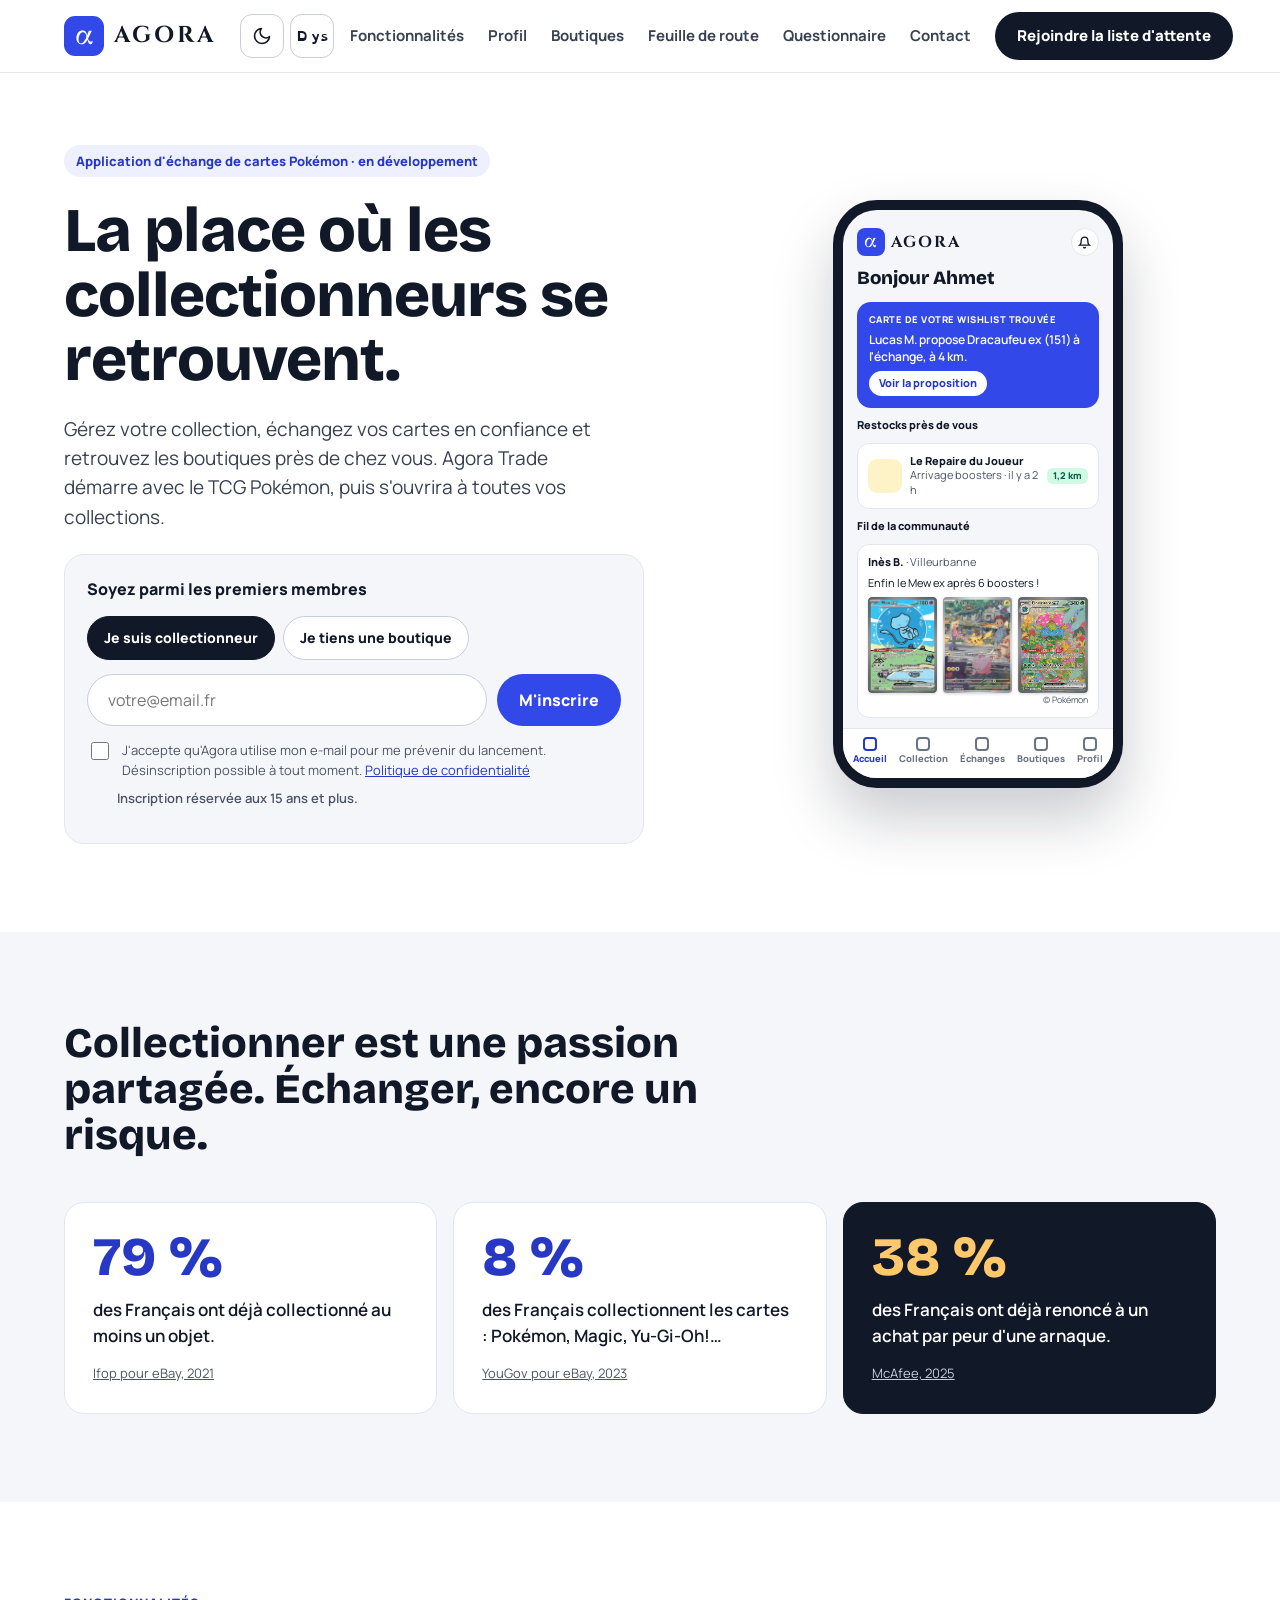
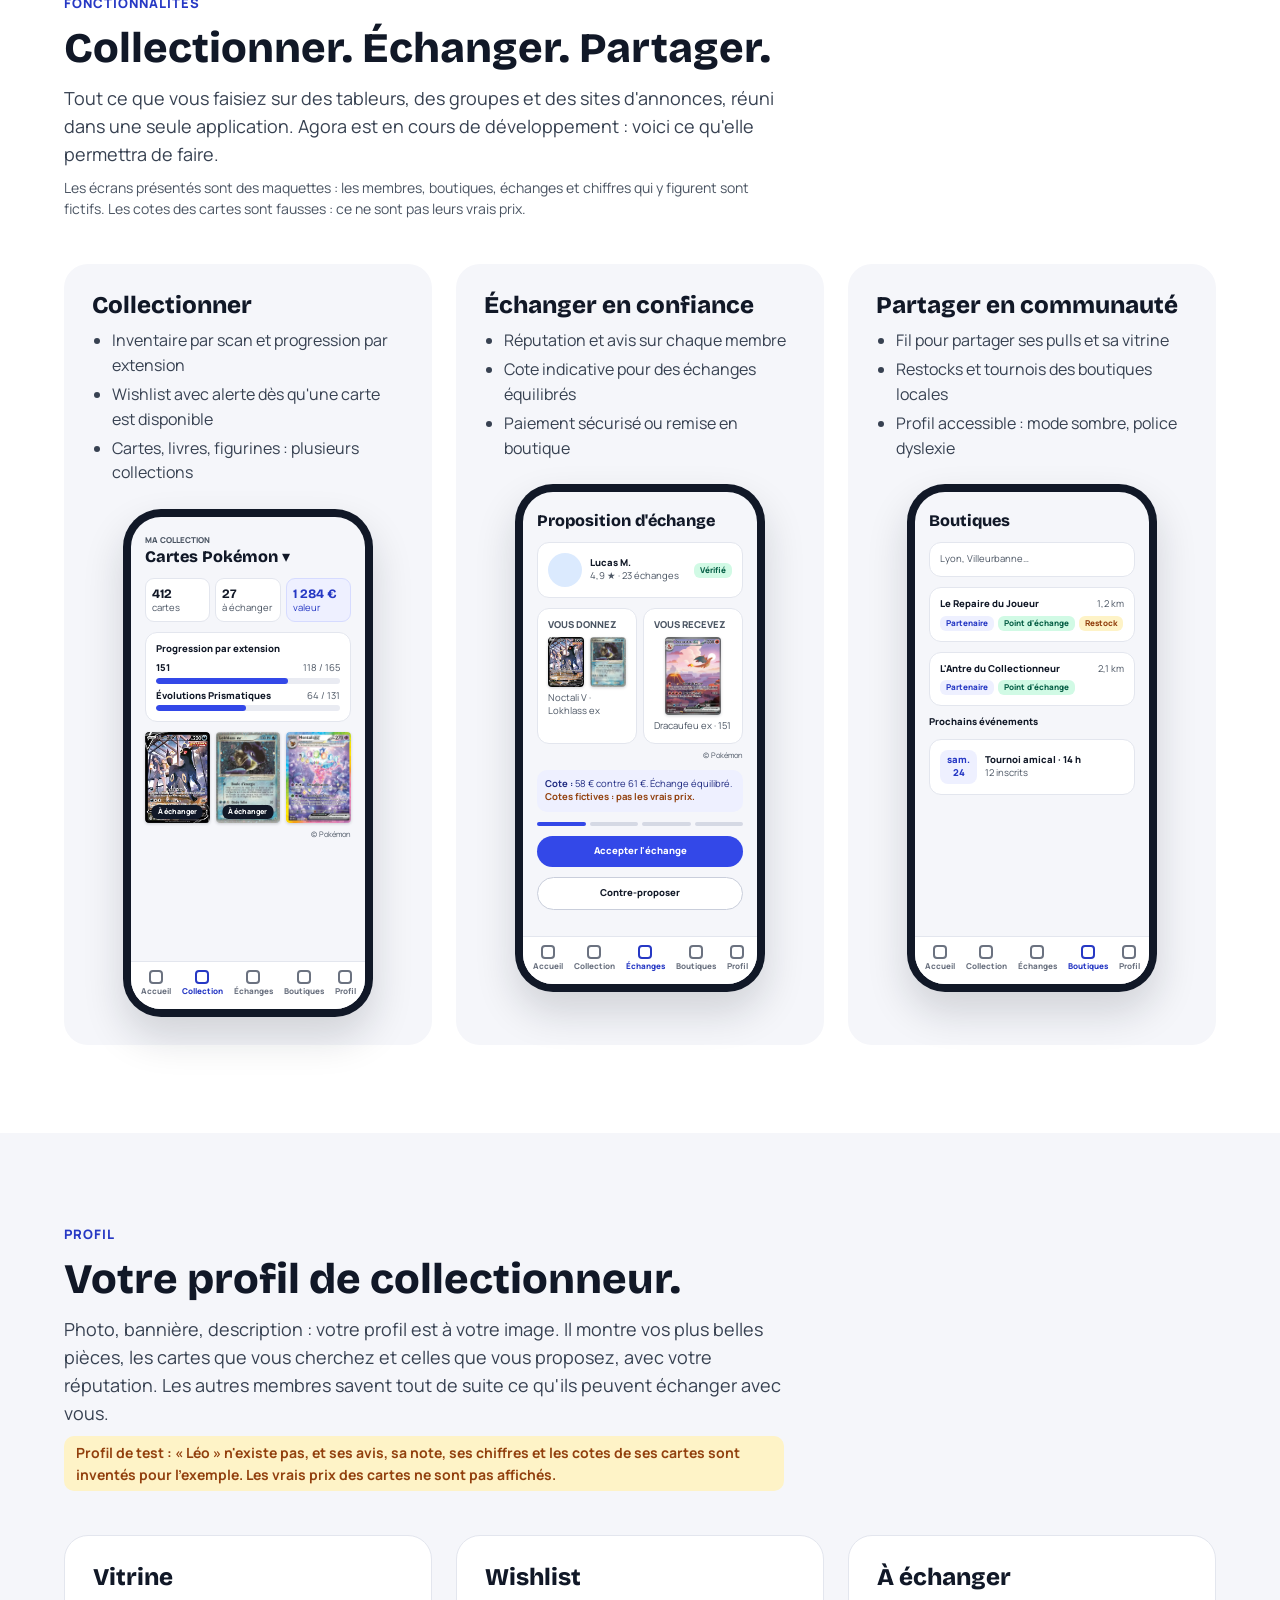
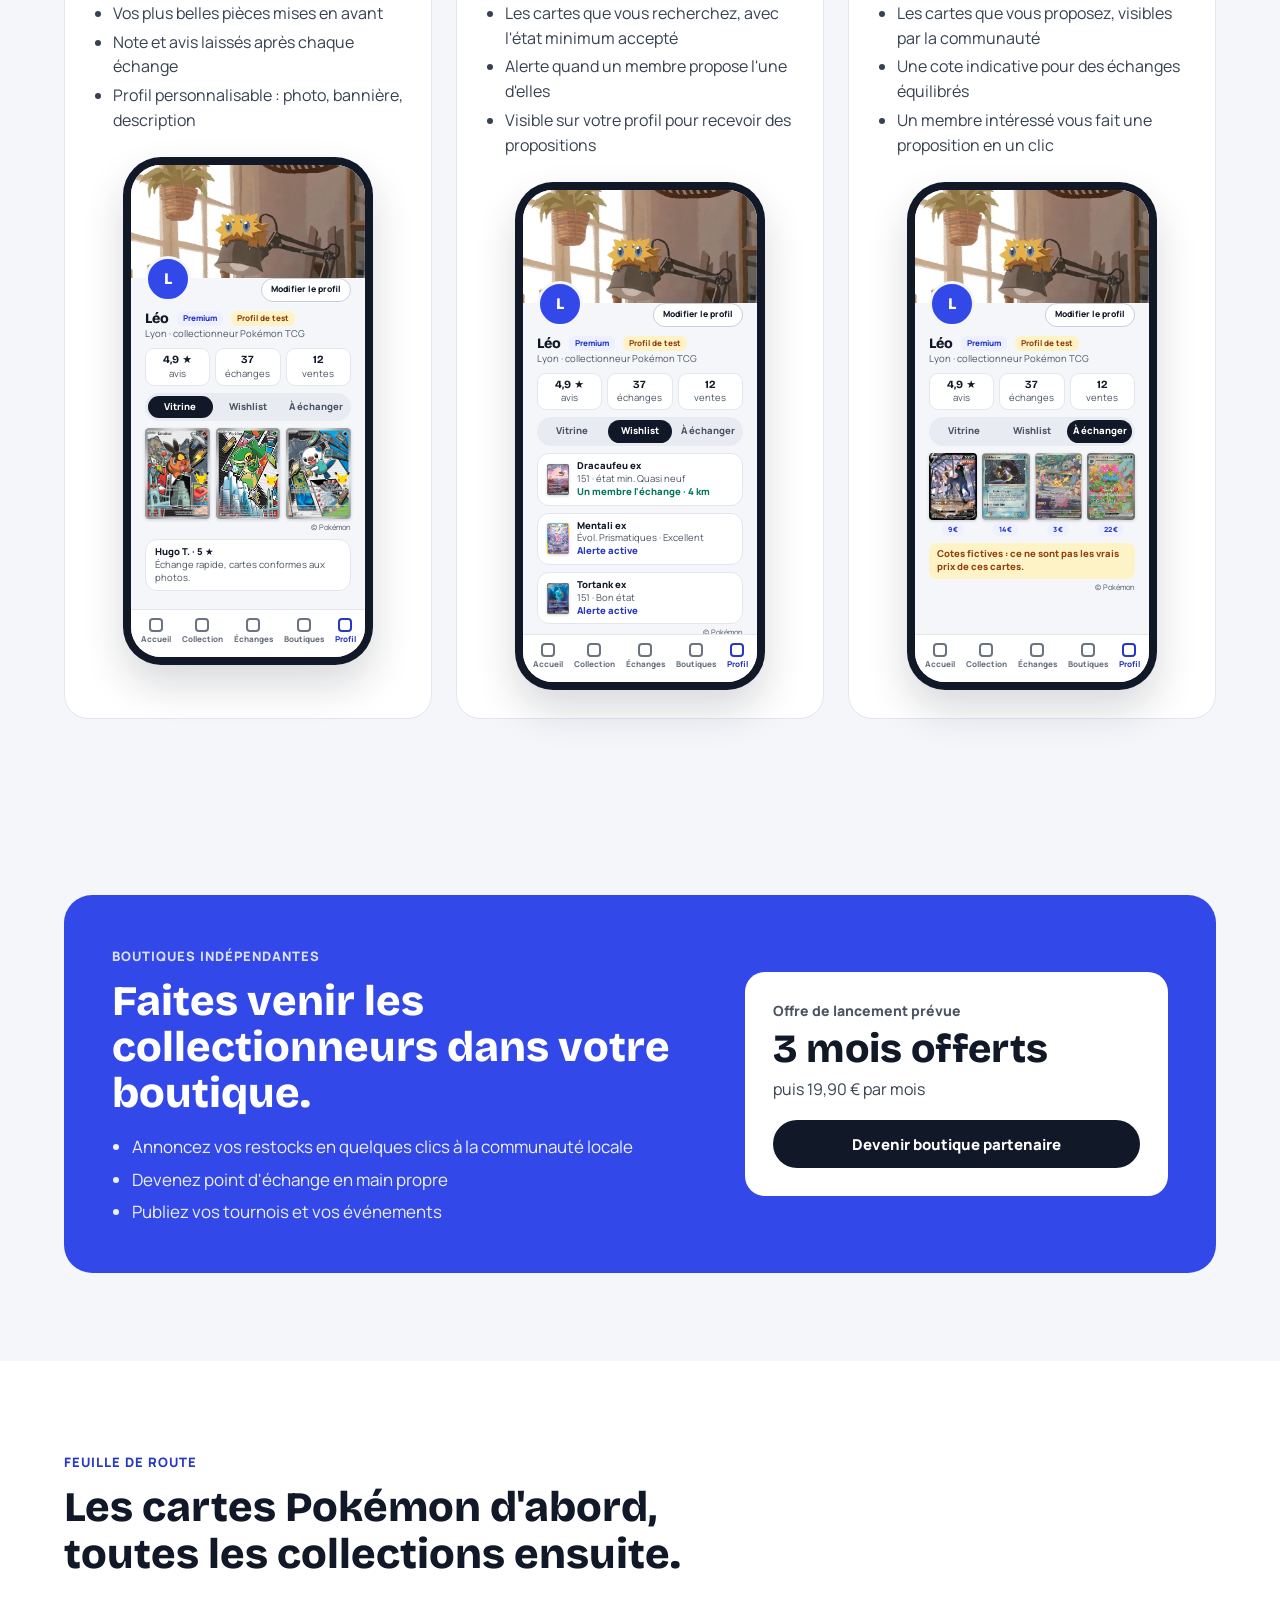
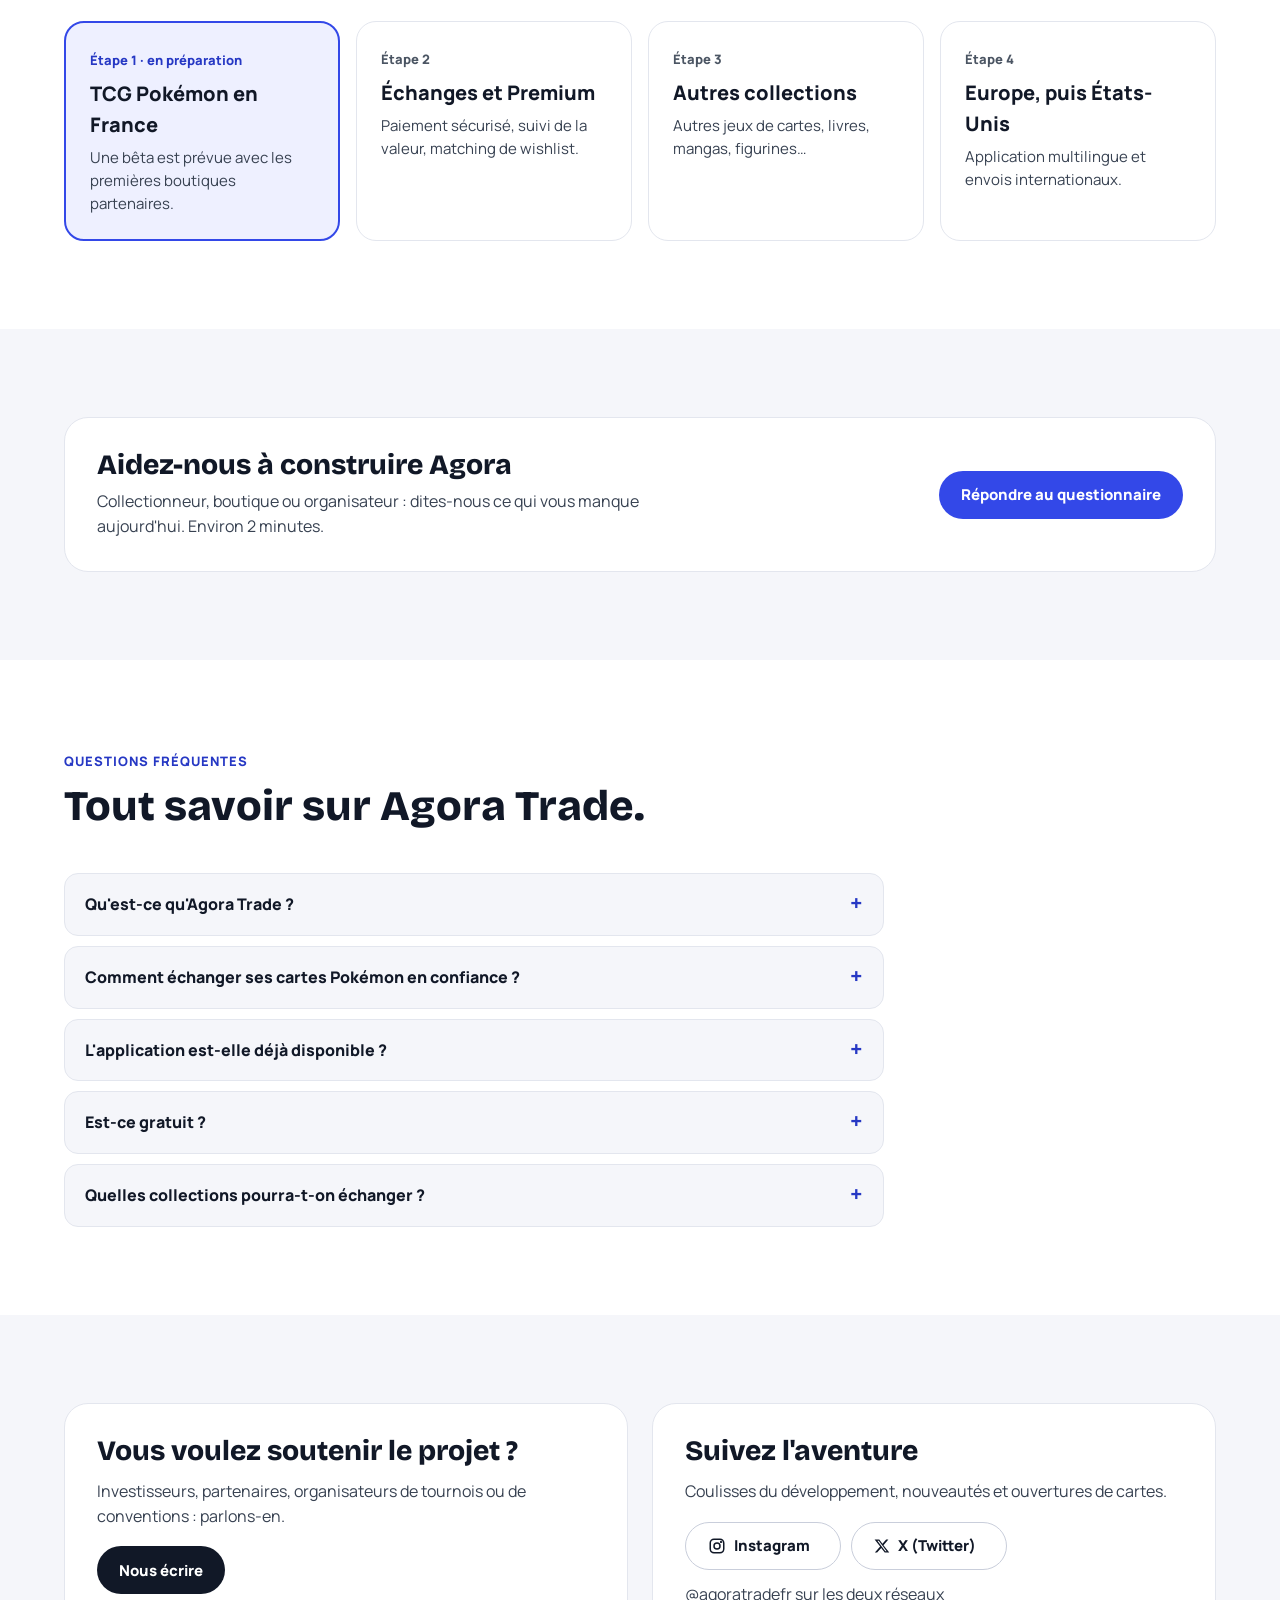
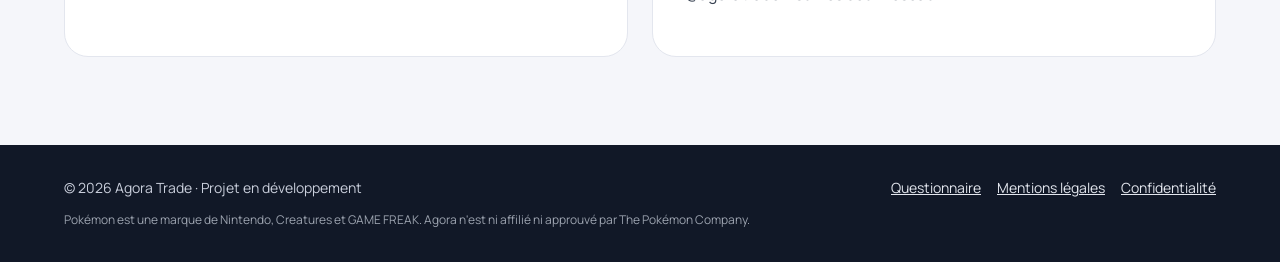
<file: index.html>
<!doctype html>
<html lang="fr">
<head>
  <meta charset="utf-8">
  <meta name="viewport" content="width=device-width, initial-scale=1">
  <title>Agora Trade — application d'échange de cartes Pokémon entre collectionneurs</title>
  <meta name="description" content="Agora Trade, l'application d'échange (trade) de cartes Pokémon entre collectionneurs : gérez votre collection, trouvez les cartes qui vous manquent et échangez en confiance près de chez vous. En développement, inscrivez-vous à la liste d'attente.">
  <meta name="theme-color" content="#3348E8">
  <link rel="canonical" href="https://agora-trade.fr/">

  <meta property="og:type" content="website">
  <meta property="og:site_name" content="Agora Trade">
  <meta property="og:url" content="https://agora-trade.fr/">
  <meta property="og:title" content="Agora Trade — l'application d'échange de cartes Pokémon">
  <meta property="og:description" content="Gérez votre collection, échangez vos cartes Pokémon en confiance et retrouvez les boutiques près de chez vous.">
  <meta property="og:image" content="https://agora-trade.fr/img/partage.png">
  <meta property="og:image:width" content="1200">
  <meta property="og:image:height" content="630">
  <meta property="og:image:alt" content="Agora Trade, l'application d'échange de cartes Pokémon entre collectionneurs">
  <meta property="og:locale" content="fr_FR">
  <meta name="twitter:card" content="summary_large_image">
  <meta name="twitter:site" content="@agoratradefr">

  <script type="application/ld+json">
  {
    "@context": "https://schema.org",
    "@graph": [
      {
        "@type": "WebSite",
        "@id": "https://agora-trade.fr/#site",
        "name": "Agora Trade",
        "alternateName": ["Agora", "agora-trade.fr"],
        "url": "https://agora-trade.fr/",
        "inLanguage": "fr-FR",
        "publisher": { "@id": "https://agora-trade.fr/#organisation" }
      },
      {
        "@type": "Organization",
        "@id": "https://agora-trade.fr/#organisation",
        "name": "Agora Trade",
        "alternateName": "Agora",
        "url": "https://agora-trade.fr/",
        "logo": "https://agora-trade.fr/img/logo-agora.png",
        "email": "agoratradefr@gmail.com",
        "sameAs": ["https://www.instagram.com/agoratradefr/", "https://x.com/agoratradefr"]
      }
    ]
  }
  </script>

  <link rel="icon" href="favicon.svg" type="image/svg+xml">
  <link rel="apple-touch-icon" href="img/logo-agora.png">
  <script src="js/preferences.js?v=20261113"></script>
  <link rel="stylesheet" href="css/styles.css?v=20261113">
  <script src="js/supabase.js?v=20261113" defer></script>
  <script src="js/main.js?v=20261113" defer></script>
  <script src="js/navigation.js?v=20261113" defer></script>
  <script src="js/notification.js?v=20261113" defer></script>
</head>
<body>
  <a class="skip-link" href="#contenu">Aller au contenu</a>

  <!-- ================= EN-TÊTE ================= -->
  <header class="entete">
    <div class="container entete__barre">
      <a class="logo" href="#haut" aria-label="Agora, retour en haut de la page">
        <span class="logo__alpha" aria-hidden="true">α</span>
        <span class="logo__nom" aria-hidden="true">AGORA</span>
      </a>
      <div class="reglages" role="group" aria-label="Affichage">
        <button type="button" class="reglage" data-reglage="theme" aria-pressed="false" title="Mode sombre">
          <svg class="reglage__lune" viewBox="0 0 24 24" width="20" height="20" aria-hidden="true" focusable="false"><path d="M21 12.8A9 9 0 1 1 11.2 3a7 7 0 0 0 9.8 9.8z" fill="none" stroke="currentColor" stroke-width="2" stroke-linejoin="round"/></svg>
          <svg class="reglage__soleil" viewBox="0 0 24 24" width="20" height="20" aria-hidden="true" focusable="false"><circle cx="12" cy="12" r="4" fill="none" stroke="currentColor" stroke-width="2"/><path d="M12 2v2M12 20v2M4.9 4.9l1.4 1.4M17.7 17.7l1.4 1.4M2 12h2M20 12h2M4.9 19.1l1.4-1.4M17.7 6.3l1.4-1.4" stroke="currentColor" stroke-width="2" stroke-linecap="round"/></svg>
          <span class="visually-hidden">Mode sombre</span>
        </button>
        <button type="button" class="reglage reglage--texte" data-reglage="police" aria-pressed="false" title="Police adaptée à la dyslexie">
          <span aria-hidden="true">Dys</span>
          <span class="visually-hidden">Police adaptée à la dyslexie</span>
        </button>
      </div>
      <nav class="nav" aria-label="Navigation principale">
        <a href="#fonctionnalites">Fonctionnalités</a>
        <a href="#profil">Profil</a>
        <a href="#boutiques">Boutiques</a>
        <a href="#feuille-de-route">Feuille de route</a>
        <a href="questionnaire/">Questionnaire</a>
        <a href="#contact">Contact</a>
        <a class="btn btn--sombre" href="#inscription"><span>Rejoindre<span class="btn__suite"> la liste d'attente</span></span></a>
      </nav>
    </div>
  </header>

  <main id="contenu">

    <!-- ================= HÉRO ================= -->
    <section class="hero" id="haut">
      <div class="container hero__grille">
        <div class="hero__texte">
          <span class="badge">Application d'échange de cartes Pokémon · en développement</span>
          <h1>La place où les collectionneurs se retrouvent.</h1>
          <p class="hero__accroche">Gérez votre collection, échangez vos cartes en confiance et retrouvez les boutiques près de chez vous. Agora Trade démarre avec le TCG Pokémon, puis s'ouvrira à toutes vos collections.</p>

          <div class="attente" id="inscription">
            <form id="form-attente" novalidate>
              <p class="attente__titre">Soyez parmi les premiers membres</p>
              <fieldset>
                <legend class="visually-hidden">Je suis</legend>
                <div class="choix">
                  <input type="radio" id="profil-collectionneur" name="profil" value="collectionneur" checked>
                  <label for="profil-collectionneur">Je suis collectionneur</label>
                  <input type="radio" id="profil-boutique" name="profil" value="boutique">
                  <label for="profil-boutique">Je tiens une boutique</label>
                </div>
              </fieldset>
              <div class="attente__ligne">
                <label class="visually-hidden" for="email">Adresse e-mail</label>
                <input type="email" id="email" name="email" placeholder="votre@email.fr" autocomplete="email" required>
                <button class="btn btn--bleu" type="submit">M'inscrire</button>
              </div>
              <label class="consentement">
                <input type="checkbox" name="consentement" required>
                <span>J'accepte qu'Agora utilise mon e-mail pour me prévenir du lancement. Désinscription possible à tout moment. <a href="confidentialite/">Politique de confidentialité</a></span>
              </label>
              <p class="attente__age">Inscription réservée aux 15 ans et plus.</p>
              <input type="text" name="_gotcha" tabindex="-1" autocomplete="off" aria-hidden="true" style="position:absolute;left:-9999px;width:1px;height:1px;opacity:0">
              <p class="attente__message" role="alert" aria-live="assertive"></p>
            </form>
            <div class="attente__merci" hidden tabindex="-1">
              <h3>Merci, vous êtes sur la liste !</h3>
              <p>Nous vous écrirons dès l'ouverture de la bêta.</p>
              <p>Vous avez 2 minutes ? <a href="questionnaire/">Répondez à notre questionnaire</a> pour nous aider à construire Agora.</p>
            </div>
          </div>
        </div>

        <div class="hero__visuel">
          <!-- Écran Accueil de l'application -->
          <div class="telephone" role="img" aria-label="Aperçu de l'écran d'accueil de l'application Agora">
            <div class="ecran" aria-hidden="true">
              <div class="ecran__contenu">
                <div class="ecran__entete">
                  <div class="ecran__logo"><span class="logo__alpha">α</span><span>AGORA</span></div>
                  <span class="cloche"><svg width="13" height="13" viewBox="0 0 24 24" fill="none" stroke="#111827" stroke-width="2.4" stroke-linecap="round"><path d="M6 8a6 6 0 0 1 12 0c0 7 3 9 3 9H3s3-2 3-9"/><path d="M10.3 21a1.94 1.94 0 0 0 3.4 0"/></svg></span>
                </div>
                <div class="ecran__titre">Bonjour Ahmet</div>
                <div class="alerte-ui">
                  <small>Carte de votre wishlist trouvée</small>
                  <p>Lucas M. propose Dracaufeu ex (151) à l'échange, à 4 km.</p>
                  <span>Voir la proposition</span>
                </div>
                <div class="ui-gras">Restocks près de vous</div>
                <div class="carte-ui ligne-ui">
                  <span class="pastille" style="background:#FEF3C7"></span>
                  <div style="flex:1;min-width:0"><div class="ui-gras">Le Repaire du Joueur</div><div class="ui-discret">Arrivage boosters · il y a 2 h</div></div>
                  <span class="tag-ui tag-ui--vert">1,2 km</span>
                </div>
                <div class="ui-gras">Fil de la communauté</div>
                <div class="carte-ui" style="display:flex;flex-direction:column;gap:6px">
                  <div class="ui-gras">Inès B. <span class="ui-discret" style="font-weight:400">· Villeurbanne</span></div>
                  <div>Enfin le Mew ex après 6 boosters !</div>
                  <div class="cartes-ui">
                    <img class="tcg-img" src="img/cartes/mew-ex.webp" alt="" loading="lazy" width="300" height="412">
                    <img class="tcg-img" src="img/cartes/pikachu.webp" alt="" loading="lazy" width="300" height="412">
                    <img class="tcg-img" src="img/cartes/florizarre-ex.webp" alt="" loading="lazy" width="300" height="412">
                  </div>
                  <p class="credit-ui">© Pokémon</p>
                </div>
              </div>
              <div class="nav-ui"><span class="actif"><i></i>Accueil</span><span><i></i>Collection</span><span><i></i>Échanges</span><span><i></i>Boutiques</span><span><i></i>Profil</span></div>
            </div>
          </div>
        </div>
      </div>
    </section>

    <!-- ================= CHIFFRES ================= -->
    <section class="section" aria-labelledby="titre-chiffres">
      <div class="container">
        <div class="intro">
          <h2 id="titre-chiffres">Collectionner est une passion partagée. Échanger, encore un risque.</h2>
        </div>
        <div class="chiffres">
          <article class="chiffre">
            <div class="chiffre__valeur">79 %</div>
            <p class="chiffre__texte">des Français ont déjà collectionné au moins un objet.</p>
            <a class="chiffre__source" href="https://www.ebayinc.com/stories/press-room/fr/etude-ebay-x-ifop-2021-sur-la-collection-et-les-francais/" rel="noopener">Ifop pour eBay, 2021</a>
          </article>
          <article class="chiffre">
            <div class="chiffre__valeur">8 %</div>
            <p class="chiffre__texte">des Français collectionnent les cartes : Pokémon, Magic, Yu-Gi-Oh!…</p>
            <a class="chiffre__source" href="https://www.ebayinc.com/stories/press-room/fr/sondage-cartes-a-collectionner-2023/" rel="noopener">YouGov pour eBay, 2023</a>
          </article>
          <article class="chiffre chiffre--sombre">
            <div class="chiffre__valeur">38 %</div>
            <p class="chiffre__texte">des Français ont déjà renoncé à un achat par peur d'une arnaque.</p>
            <a class="chiffre__source" href="https://www.mcafee.com/fr-fr/consumer-corporate/newsroom/press-releases/2025/20251125.html" rel="noopener">McAfee, 2025</a>
          </article>
        </div>
      </div>
    </section>

    <!-- ================= FONCTIONNALITÉS ================= -->
    <section class="section section--blanche" id="fonctionnalites">
      <div class="container">
        <div class="intro">
          <span class="surtitre">Fonctionnalités</span>
          <h2>Collectionner. Échanger. Partager.</h2>
          <p>Tout ce que vous faisiez sur des tableurs, des groupes et des sites d'annonces, réuni dans une seule application. Agora est en cours de développement : voici ce qu'elle permettra de faire.</p>
          <p class="note-apercu">Les écrans présentés sont des maquettes : les membres, boutiques, échanges et chiffres qui y figurent sont fictifs. Les cotes des cartes sont fausses : ce ne sont pas leurs vrais prix.</p>
        </div>

        <div class="axes">
          <!-- Collectionner -->
          <article class="axe">
            <div>
              <h3>Collectionner</h3>
              <ul>
                <li>Inventaire par scan et progression par extension</li>
                <li>Wishlist avec alerte dès qu'une carte est disponible</li>
                <li>Cartes, livres, figurines : plusieurs collections</li>
              </ul>
            </div>
            <div class="telephone telephone--petit" role="img" aria-label="Aperçu de l'écran Collection">
              <div class="ecran" aria-hidden="true">
                <div class="ecran__contenu">
                  <div><div class="ui-discret ui-gras" style="text-transform:uppercase;font-size:.85em">Ma collection</div><div class="ecran__titre">Cartes Pokémon ▾</div></div>
                  <div class="stats-ui">
                    <div><strong>412</strong><span class="ui-discret">cartes</span></div>
                    <div><strong>27</strong><span class="ui-discret">à échanger</span></div>
                    <div style="background:#EEF0FF;border-color:#D6DBFF"><strong style="color:#2638C4">1 284 €</strong><span style="color:#2638C4">valeur</span></div>
                  </div>
                  <div class="carte-ui" style="display:flex;flex-direction:column;gap:6px">
                    <div class="ui-gras">Progression par extension</div>
                    <div><div class="ligne-ui" style="justify-content:space-between"><span class="ui-gras">151</span><span class="ui-discret">118 / 165</span></div><div class="barre-ui"><span style="width:72%"></span></div></div>
                    <div><div class="ligne-ui" style="justify-content:space-between"><span class="ui-gras">Évolutions Prismatiques</span><span class="ui-discret">64 / 131</span></div><div class="barre-ui"><span style="width:49%"></span></div></div>
                  </div>
                  <div class="cartes-ui cartes-ui--3">
                    <div class="tcg-photo"><img class="tcg-img" src="img/cartes/noctali-v.webp" alt="" loading="lazy" width="300" height="412"><span class="tag-ui tag-ui--sombre">À échanger</span></div>
                    <div class="tcg-photo"><img class="tcg-img" src="img/cartes/lokhlass-ex.webp" alt="" loading="lazy" width="300" height="412"><span class="tag-ui tag-ui--sombre">À échanger</span></div>
                    <div class="tcg-photo"><img class="tcg-img" src="img/cartes/mentali-ex.webp" alt="" loading="lazy" width="300" height="412"></div>
                  </div>
                  <p class="credit-ui">© Pokémon</p>
                </div>
                <div class="nav-ui"><span><i></i>Accueil</span><span class="actif"><i></i>Collection</span><span><i></i>Échanges</span><span><i></i>Boutiques</span><span><i></i>Profil</span></div>
              </div>
            </div>
          </article>

          <!-- Échanger -->
          <article class="axe">
            <div>
              <h3>Échanger en confiance</h3>
              <ul>
                <li>Réputation et avis sur chaque membre</li>
                <li>Cote indicative pour des échanges équilibrés</li>
                <li>Paiement sécurisé ou remise en boutique</li>
              </ul>
            </div>
            <div class="telephone telephone--petit" role="img" aria-label="Aperçu d'une proposition d'échange">
              <div class="ecran" aria-hidden="true">
                <div class="ecran__contenu">
                  <div class="ecran__titre">Proposition d'échange</div>
                  <div class="carte-ui ligne-ui">
                    <span class="pastille" style="background:#DBEAFE;border-radius:50%"></span>
                    <div style="flex:1"><div class="ui-gras">Lucas M.</div><div class="ui-discret">4,9 ★ · 23 échanges</div></div>
                    <span class="tag-ui tag-ui--vert">Vérifié</span>
                  </div>
                  <div class="duo-ui">
                    <div class="carte-ui" style="display:flex;flex-direction:column;gap:5px"><span class="ui-discret ui-gras">VOUS DONNEZ</span><div class="cartes-ui cartes-ui--2"><img class="tcg-img" src="img/cartes/noctali-v.webp" alt="" loading="lazy" width="300" height="412"><img class="tcg-img" src="img/cartes/lokhlass-ex.webp" alt="" loading="lazy" width="300" height="412"></div><div class="ui-discret">Noctali V · Lokhlass ex</div></div>
                    <div class="carte-ui" style="display:flex;flex-direction:column;gap:5px"><span class="ui-discret ui-gras">VOUS RECEVEZ</span><div class="echange-ui__recu"><img class="tcg-img" src="img/cartes/dracaufeu-ex.webp" alt="" loading="lazy" width="300" height="412"></div><div class="ui-discret">Dracaufeu ex · 151</div></div>
                  </div>
                  <p class="credit-ui">© Pokémon</p>
                  <div style="background:#EEF0FF;color:#1F2A80;border-radius:10px;padding:8px"><b>Cote :</b> 58 € contre 61 €. Échange équilibré.<br><b style="color:var(--ambre)">Cotes fictives : pas les vrais prix.</b></div>
                  <div class="suivi-ui"><span class="fait"></span><span></span><span></span><span></span></div>
                  <div class="bouton-ui">Accepter l'échange</div>
                  <div class="bouton-ui bouton-ui--contour">Contre-proposer</div>
                </div>
                <div class="nav-ui"><span><i></i>Accueil</span><span><i></i>Collection</span><span class="actif"><i></i>Échanges</span><span><i></i>Boutiques</span><span><i></i>Profil</span></div>
              </div>
            </div>
          </article>

          <!-- Partager -->
          <article class="axe">
            <div>
              <h3>Partager en communauté</h3>
              <ul>
                <li>Fil pour partager ses pulls et sa vitrine</li>
                <li>Restocks et tournois des boutiques locales</li>
                <li>Profil accessible : mode sombre, police dyslexie</li>
              </ul>
            </div>
            <div class="telephone telephone--petit" role="img" aria-label="Aperçu de l'écran Boutiques">
              <div class="ecran" aria-hidden="true">
                <div class="ecran__contenu">
                  <div class="ecran__titre">Boutiques</div>
                  <div class="carte-ui ui-discret">Lyon, Villeurbanne…</div>
                  <div class="carte-ui" style="display:flex;flex-direction:column;gap:5px">
                    <div class="ligne-ui" style="justify-content:space-between"><span class="ui-gras">Le Repaire du Joueur</span><span class="ui-discret">1,2 km</span></div>
                    <div class="ligne-ui" style="flex-wrap:wrap;gap:4px"><span class="tag-ui tag-ui--bleu">Partenaire</span><span class="tag-ui tag-ui--vert">Point d'échange</span><span class="tag-ui tag-ui--ambre">Restock</span></div>
                  </div>
                  <div class="carte-ui" style="display:flex;flex-direction:column;gap:5px">
                    <div class="ligne-ui" style="justify-content:space-between"><span class="ui-gras">L'Antre du Collectionneur</span><span class="ui-discret">2,1 km</span></div>
                    <div class="ligne-ui" style="gap:4px"><span class="tag-ui tag-ui--bleu">Partenaire</span><span class="tag-ui tag-ui--vert">Point d'échange</span></div>
                  </div>
                  <div class="ui-gras">Prochains événements</div>
                  <div class="carte-ui ligne-ui">
                    <div style="background:#EEF0FF;color:#2638C4;border-radius:8px;padding:4px 7px;text-align:center;font-weight:800">sam.<br>24</div>
                    <div style="flex:1"><div class="ui-gras">Tournoi amical · 14 h</div><div class="ui-discret">12 inscrits</div></div>
                  </div>
                </div>
                <div class="nav-ui"><span><i></i>Accueil</span><span><i></i>Collection</span><span><i></i>Échanges</span><span class="actif"><i></i>Boutiques</span><span><i></i>Profil</span></div>
              </div>
            </div>
          </article>
        </div>
      </div>
    </section>

    <!-- ================= PROFIL ================= -->
    <section class="section" id="profil">
      <div class="container">
        <div class="intro">
          <span class="surtitre">Profil</span>
          <h2>Votre profil de collectionneur.</h2>
          <p>Photo, bannière, description : votre profil est à votre image. Il montre vos plus belles pièces, les cartes que vous cherchez et celles que vous proposez, avec votre réputation. Les autres membres savent tout de suite ce qu'ils peuvent échanger avec vous.</p>
          <p class="note-apercu note-apercu--forte">Profil de test : « Léo » n'existe pas, et ses avis, sa note, ses chiffres et les cotes de ses cartes sont inventés pour l'exemple. Les vrais prix des cartes ne sont pas affichés.</p>
        </div>

        <div class="axes">
          <article class="axe">
            <div>
              <h3>Vitrine</h3>
              <ul>
                <li>Vos plus belles pièces mises en avant</li>
                <li>Note et avis laissés après chaque échange</li>
                <li>Profil personnalisable : photo, bannière, description</li>
              </ul>
            </div>
            <div class="telephone telephone--petit" role="img" aria-label="Aperçu du profil, onglet Vitrine">
              <div class="ecran" aria-hidden="true">
                <div class="banniere-ui"></div>
                <div class="ecran__contenu profil-ui">
                  <div class="profil-ui__haut"><span class="avatar-ui">L</span><span class="bouton-ui bouton-ui--contour bouton-ui--petit">Modifier le profil</span></div>
                  <div><div class="ligne-ui"><span class="ecran__titre">Léo</span><span class="tag-ui tag-ui--bleu">Premium</span><span class="tag-ui tag-ui--ambre">Profil de test</span></div><div class="ui-discret">Lyon · collectionneur Pokémon TCG</div></div>
                  <div class="stats-ui"><div><strong>4,9 ★</strong><span class="ui-discret">avis</span></div><div><strong>37</strong><span class="ui-discret">échanges</span></div><div><strong>12</strong><span class="ui-discret">ventes</span></div></div>
                  <div class="onglets-ui"><span class="actif">Vitrine</span><span>Wishlist</span><span>À échanger</span></div>
                  <div class="cartes-ui"><img class="tcg-img" src="img/cartes/gruikui.webp" alt="" loading="lazy" width="300" height="412"><img class="tcg-img" src="img/cartes/vipelierre.webp" alt="" loading="lazy" width="300" height="412"><img class="tcg-img" src="img/cartes/moustillon.webp" alt="" loading="lazy" width="300" height="412"></div>
                  <p class="credit-ui">© Pokémon</p>
                  <div class="carte-ui"><span class="ui-gras">Hugo T. · 5 ★</span><div class="ui-discret">Échange rapide, cartes conformes aux photos.</div></div>
                </div>
                <div class="nav-ui"><span><i></i>Accueil</span><span><i></i>Collection</span><span><i></i>Échanges</span><span><i></i>Boutiques</span><span class="actif"><i></i>Profil</span></div>
              </div>
            </div>
          </article>

          <article class="axe">
            <div>
              <h3>Wishlist</h3>
              <ul>
                <li>Les cartes que vous recherchez, avec l'état minimum accepté</li>
                <li>Alerte quand un membre propose l'une d'elles</li>
                <li>Visible sur votre profil pour recevoir des propositions</li>
              </ul>
            </div>
            <div class="telephone telephone--petit" role="img" aria-label="Aperçu du profil, onglet Wishlist">
              <div class="ecran" aria-hidden="true">
                <div class="banniere-ui"></div>
                <div class="ecran__contenu profil-ui">
                  <div class="profil-ui__haut"><span class="avatar-ui">L</span><span class="bouton-ui bouton-ui--contour bouton-ui--petit">Modifier le profil</span></div>
                  <div><div class="ligne-ui"><span class="ecran__titre">Léo</span><span class="tag-ui tag-ui--bleu">Premium</span><span class="tag-ui tag-ui--ambre">Profil de test</span></div><div class="ui-discret">Lyon · collectionneur Pokémon TCG</div></div>
                  <div class="stats-ui"><div><strong>4,9 ★</strong><span class="ui-discret">avis</span></div><div><strong>37</strong><span class="ui-discret">échanges</span></div><div><strong>12</strong><span class="ui-discret">ventes</span></div></div>
                  <div class="onglets-ui"><span>Vitrine</span><span class="actif">Wishlist</span><span>À échanger</span></div>
                  <div class="carte-ui ligne-ui"><img class="tcg-img tcg-img--mini" src="img/cartes/dracaufeu-ex.webp" alt="" loading="lazy" width="300" height="412"><div><div class="ui-gras">Dracaufeu ex</div><div class="ui-discret">151 · état min. Quasi neuf</div><div class="ui-gras" style="color:#047857">Un membre l'échange · 4 km</div></div></div>
                  <div class="carte-ui ligne-ui"><img class="tcg-img tcg-img--mini" src="img/cartes/mentali-ex.webp" alt="" loading="lazy" width="300" height="412"><div><div class="ui-gras">Mentali ex</div><div class="ui-discret">Évol. Prismatiques · Excellent</div><div class="ui-gras" style="color:var(--bleu-fonce)">Alerte active</div></div></div>
                  <div class="carte-ui ligne-ui"><img class="tcg-img tcg-img--mini" src="img/cartes/tortank-ex.webp" alt="" loading="lazy" width="300" height="412"><div><div class="ui-gras">Tortank ex</div><div class="ui-discret">151 · Bon état</div><div class="ui-gras" style="color:var(--bleu-fonce)">Alerte active</div></div></div>
                  <p class="credit-ui">© Pokémon</p>
                </div>
                <div class="nav-ui"><span><i></i>Accueil</span><span><i></i>Collection</span><span><i></i>Échanges</span><span><i></i>Boutiques</span><span class="actif"><i></i>Profil</span></div>
              </div>
            </div>
          </article>

          <article class="axe">
            <div>
              <h3>À échanger</h3>
              <ul>
                <li>Les cartes que vous proposez, visibles par la communauté</li>
                <li>Une cote indicative pour des échanges équilibrés</li>
                <li>Un membre intéressé vous fait une proposition en un clic</li>
              </ul>
            </div>
            <div class="telephone telephone--petit" role="img" aria-label="Aperçu du profil, onglet À échanger">
              <div class="ecran" aria-hidden="true">
                <div class="banniere-ui"></div>
                <div class="ecran__contenu profil-ui">
                  <div class="profil-ui__haut"><span class="avatar-ui">L</span><span class="bouton-ui bouton-ui--contour bouton-ui--petit">Modifier le profil</span></div>
                  <div><div class="ligne-ui"><span class="ecran__titre">Léo</span><span class="tag-ui tag-ui--bleu">Premium</span><span class="tag-ui tag-ui--ambre">Profil de test</span></div><div class="ui-discret">Lyon · collectionneur Pokémon TCG</div></div>
                  <div class="stats-ui"><div><strong>4,9 ★</strong><span class="ui-discret">avis</span></div><div><strong>37</strong><span class="ui-discret">échanges</span></div><div><strong>12</strong><span class="ui-discret">ventes</span></div></div>
                  <div class="onglets-ui"><span>Vitrine</span><span>Wishlist</span><span class="actif">À échanger</span></div>
                  <div class="cartes-ui cartes-ui--4">
                    <div class="tcg-photo tcg-photo--cote"><img class="tcg-img" src="img/cartes/noctali-v.webp" alt="" loading="lazy" width="300" height="412"><span class="tag-ui tag-ui--bleu">9 €</span></div>
                    <div class="tcg-photo tcg-photo--cote"><img class="tcg-img" src="img/cartes/lokhlass-ex.webp" alt="" loading="lazy" width="300" height="412"><span class="tag-ui tag-ui--bleu">14 €</span></div>
                    <div class="tcg-photo tcg-photo--cote"><img class="tcg-img" src="img/cartes/pikachu.webp" alt="" loading="lazy" width="300" height="412"><span class="tag-ui tag-ui--bleu">3 €</span></div>
                    <div class="tcg-photo tcg-photo--cote"><img class="tcg-img" src="img/cartes/florizarre-ex.webp" alt="" loading="lazy" width="300" height="412"><span class="tag-ui tag-ui--bleu">22 €</span></div>
                  </div>
                  <div class="avertissement-ui">Cotes fictives : ce ne sont pas les vrais prix de ces cartes.</div>
                  <p class="credit-ui">© Pokémon</p>
                </div>
                <div class="nav-ui"><span><i></i>Accueil</span><span><i></i>Collection</span><span><i></i>Échanges</span><span><i></i>Boutiques</span><span class="actif"><i></i>Profil</span></div>
              </div>
            </div>
          </article>
        </div>
      </div>
    </section>

    <!-- ================= BOUTIQUES ================= -->
    <section class="section" id="boutiques">
      <div class="container">
        <div class="encart-boutique">
          <div>
            <span class="surtitre">Boutiques indépendantes</span>
            <h2>Faites venir les collectionneurs dans votre boutique.</h2>
            <ul>
              <li>Annoncez vos restocks en quelques clics à la communauté locale</li>
              <li>Devenez point d'échange en main propre</li>
              <li>Publiez vos tournois et vos événements</li>
            </ul>
          </div>
          <div class="offre">
            <span class="offre__etiquette">Offre de lancement prévue</span>
            <span class="offre__prix">3 mois offerts</span>
            <p>puis 19,90 € par mois</p>
            <a class="btn btn--sombre" href="#inscription" data-profil="boutique">Devenir boutique partenaire</a>
          </div>
        </div>
      </div>
    </section>

    <!-- ================= FEUILLE DE ROUTE ================= -->
    <section class="section section--blanche" id="feuille-de-route">
      <div class="container">
        <div class="intro">
          <span class="surtitre">Feuille de route</span>
          <h2>Les cartes Pokémon d'abord, toutes les collections ensuite.</h2>
        </div>
        <ol class="etapes">
          <li class="etape etape--active">
            <span class="etape__num">Étape 1 · en préparation</span>
            <span class="etape__titre">TCG Pokémon en France</span>
            <p>Une bêta est prévue avec les premières boutiques partenaires.</p>
          </li>
          <li class="etape">
            <span class="etape__num">Étape 2</span>
            <span class="etape__titre">Échanges et Premium</span>
            <p>Paiement sécurisé, suivi de la valeur, matching de wishlist.</p>
          </li>
          <li class="etape">
            <span class="etape__num">Étape 3</span>
            <span class="etape__titre">Autres collections</span>
            <p>Autres jeux de cartes, livres, mangas, figurines…</p>
          </li>
          <li class="etape">
            <span class="etape__num">Étape 4</span>
            <span class="etape__titre">Europe, puis États-Unis</span>
            <p>Application multilingue et envois internationaux.</p>
          </li>
        </ol>
      </div>
    </section>

    <!-- ================= QUESTIONNAIRE ================= -->
    <section class="section" aria-labelledby="titre-questionnaire">
      <div class="container">
        <div class="questionnaire-appel">
          <div>
            <h2 id="titre-questionnaire">Aidez-nous à construire Agora</h2>
            <p>Collectionneur, boutique ou organisateur : dites-nous ce qui vous manque aujourd'hui. Environ 2 minutes.</p>
          </div>
          <a class="btn btn--bleu" href="questionnaire/">Répondre au questionnaire</a>
        </div>
      </div>
    </section>

    <!-- ================= QUESTIONS FRÉQUENTES ================= -->
    <section class="section section--blanche" id="faq" aria-labelledby="titre-faq">
      <div class="container">
        <div class="intro">
          <span class="surtitre">Questions fréquentes</span>
          <h2 id="titre-faq">Tout savoir sur Agora Trade.</h2>
        </div>
        <div class="faq">
          <details>
            <summary>Qu'est-ce qu'Agora Trade ?</summary>
            <p>Agora Trade est une application d'échange et de vente entre collectionneurs, en cours de développement. Elle réunit un réseau social et une place de marché : vous y gérez votre collection, vous trouvez les cartes qui vous manquent et vous échangez (« trade ») avec d'autres collectionneurs près de chez vous.</p>
          </details>
          <details>
            <summary>Comment échanger ses cartes Pokémon en confiance ?</summary>
            <p>Sur Agora, chaque échange de cartes Pokémon est suivi en quatre étapes, de la proposition jusqu'à la note laissée à l'autre membre. La remise se fait en main propre, dans une boutique partenaire ou par la poste. La réputation des membres et une cote indicative de chaque carte aident à savoir avec qui échanger et si l'échange est équilibré.</p>
          </details>
          <details>
            <summary>L'application est-elle déjà disponible ?</summary>
            <p>Pas encore : Agora est en développement. Inscrivez-vous à la <a href="#inscription">liste d'attente</a> pour être prévenu de l'ouverture de la bêta, et répondez au <a href="questionnaire/">questionnaire</a> pour nous aider à la construire.</p>
          </details>
          <details>
            <summary>Est-ce gratuit ?</summary>
            <p>Oui, l'inscription et les fonctions de base seront gratuites. Un abonnement Premium facultatif est prévu, à 4,99 € par mois, avec le matching de wishlist, le suivi de la valeur de la collection et des statistiques.</p>
          </details>
          <details>
            <summary>Quelles collections pourra-t-on échanger ?</summary>
            <p>Agora commence avec les cartes Pokémon (TCG) en France, puis s'ouvrira aux autres jeux de cartes et à toutes les collections.</p>
          </details>
        </div>
      </div>
    </section>

    <!-- ================= CONTACT ================= -->
    <section class="section" id="contact">
      <div class="container contacts">
        <div class="carte-contact">
          <h2>Vous voulez soutenir le projet ?</h2>
          <p>Investisseurs, partenaires, organisateurs de tournois ou de conventions : parlons-en.</p>
          <a class="btn btn--sombre" href="mailto:agoratradefr@gmail.com">Nous écrire</a>
        </div>
        <div class="carte-contact">
          <h2>Suivez l'aventure</h2>
          <p>Coulisses du développement, nouveautés et ouvertures de cartes.</p>
          <div class="reseaux">
            <a class="btn btn--contour" href="https://www.instagram.com/agoratradefr/" target="_blank" rel="noopener noreferrer">
              <svg width="18" height="18" viewBox="0 0 24 24" fill="none" stroke="currentColor" stroke-width="2" stroke-linecap="round" aria-hidden="true"><rect x="3" y="3" width="18" height="18" rx="5"/><circle cx="12" cy="12" r="4"/><circle cx="17.5" cy="6.5" r="0.6"/></svg>
              Instagram<span class="visually-hidden"> (s'ouvre dans un nouvel onglet)</span>
            </a>
            <a class="btn btn--contour" href="https://x.com/agoratradefr" target="_blank" rel="noopener noreferrer">
              <svg width="16" height="16" viewBox="0 0 24 24" fill="currentColor" aria-hidden="true"><path d="M18.2 2.25h3.4l-7.4 8.5 8.7 11h-6.8l-5.3-6.9-6.1 6.9H1.3l7.9-9.1L.9 2.25h7l4.8 6.3zm-1.2 17.5h1.9L7.1 4.2H5.1z"/></svg>
              X (Twitter)<span class="visually-hidden"> (s'ouvre dans un nouvel onglet)</span>
            </a>
          </div>
          <p class="ui-discret">@agoratradefr sur les deux réseaux</p>
        </div>
      </div>
    </section>
  </main>

  <!-- ================= PIED DE PAGE ================= -->
  <footer class="pied">
    <div class="container pied__ligne">
      <span>© <span id="annee">2026</span> Agora Trade · Projet en développement</span>
      <span class="pied__liens">
        <a href="questionnaire/">Questionnaire</a>
        <a href="mentions-legales/">Mentions légales</a>
        <a href="confidentialite/">Confidentialité</a>
      </span>
      <p class="pied__note">Pokémon est une marque de Nintendo, Creatures et GAME FREAK. Agora n'est ni affilié ni approuvé par The Pokémon Company.</p>
    </div>
  </footer>
</body>
</html>
</file>
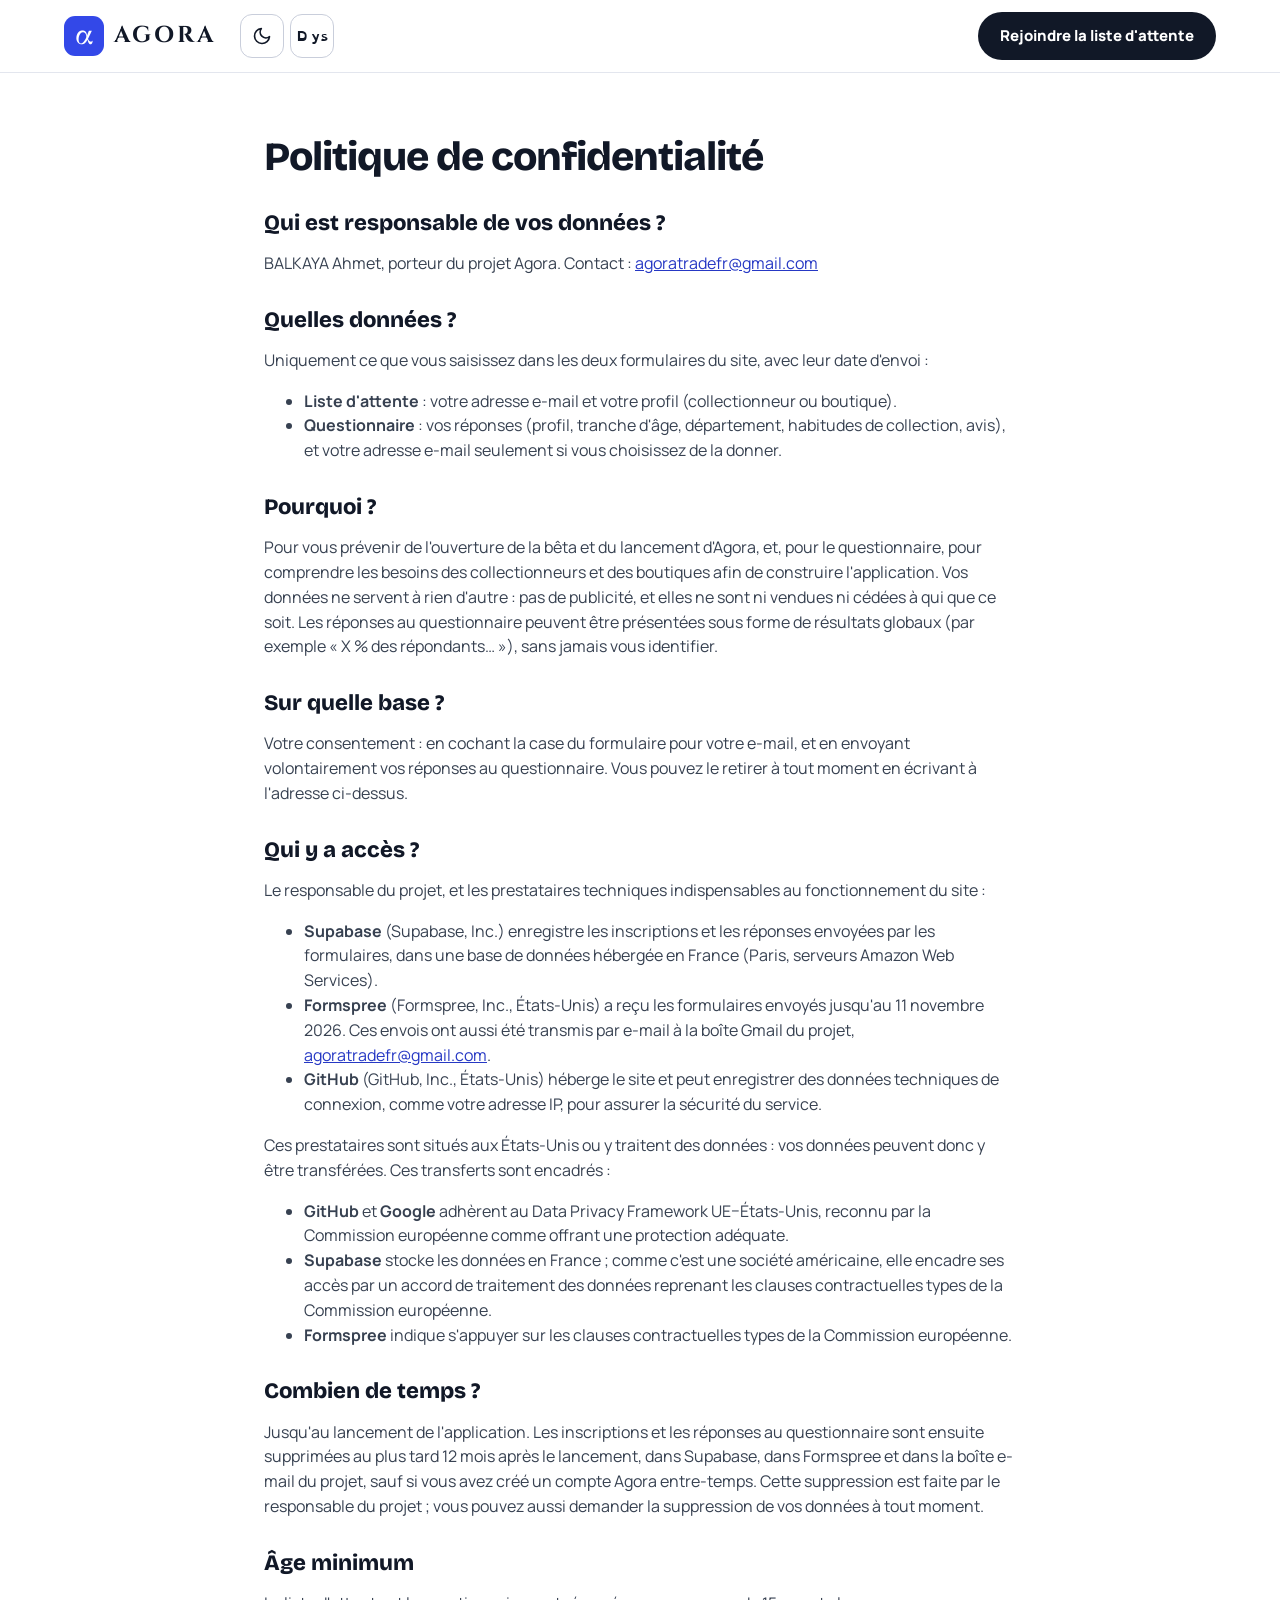
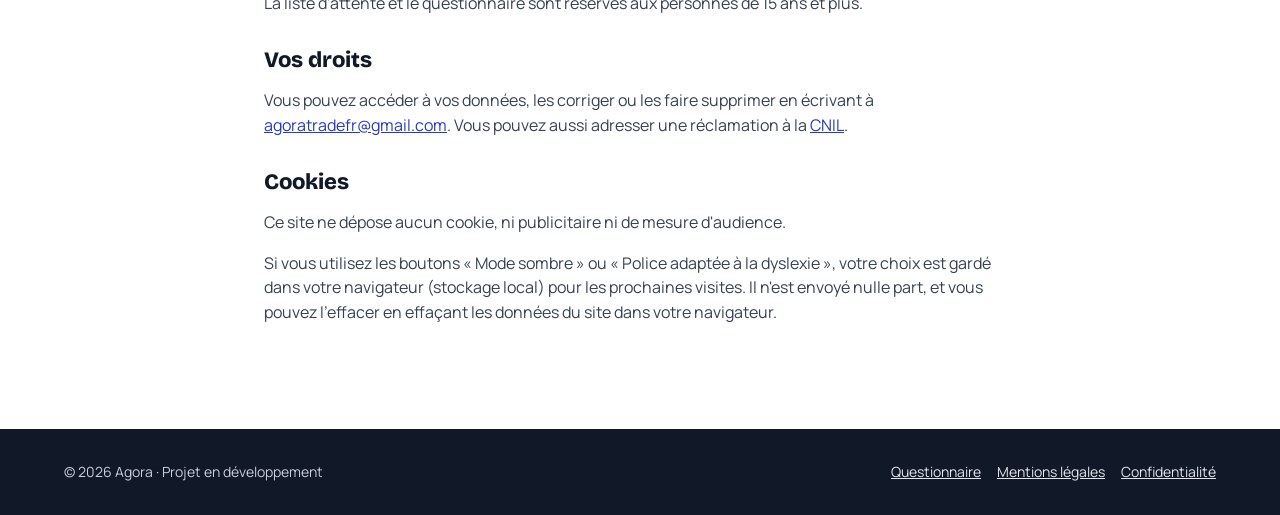
<file: confidentialite/index.html>
<!doctype html>
<html lang="fr">
<head>
  <meta charset="utf-8">
  <meta name="viewport" content="width=device-width, initial-scale=1">
  <title>Politique de confidentialité — Agora</title>
  <meta name="robots" content="noindex">
  <link rel="icon" href="../favicon.svg" type="image/svg+xml">
  <script src="../js/preferences.js?v=20261113"></script>
  <link rel="stylesheet" href="../css/styles.css?v=20261113">
  <script src="../js/navigation.js?v=20261113" defer></script>
</head>
<body>
  <a class="skip-link" href="#contenu">Aller au contenu</a>
  <header class="entete">
    <div class="container entete__barre">
      <a class="logo" href="../" aria-label="Agora, retour à l'accueil">
        <span class="logo__alpha" aria-hidden="true">α</span>
        <span class="logo__nom" aria-hidden="true">AGORA</span>
      </a>
      <div class="reglages" role="group" aria-label="Affichage">
        <button type="button" class="reglage" data-reglage="theme" aria-pressed="false" title="Mode sombre">
          <svg class="reglage__lune" viewBox="0 0 24 24" width="20" height="20" aria-hidden="true" focusable="false"><path d="M21 12.8A9 9 0 1 1 11.2 3a7 7 0 0 0 9.8 9.8z" fill="none" stroke="currentColor" stroke-width="2" stroke-linejoin="round"/></svg>
          <svg class="reglage__soleil" viewBox="0 0 24 24" width="20" height="20" aria-hidden="true" focusable="false"><circle cx="12" cy="12" r="4" fill="none" stroke="currentColor" stroke-width="2"/><path d="M12 2v2M12 20v2M4.9 4.9l1.4 1.4M17.7 17.7l1.4 1.4M2 12h2M20 12h2M4.9 19.1l1.4-1.4M17.7 6.3l1.4-1.4" stroke="currentColor" stroke-width="2" stroke-linecap="round"/></svg>
          <span class="visually-hidden">Mode sombre</span>
        </button>
        <button type="button" class="reglage reglage--texte" data-reglage="police" aria-pressed="false" title="Police adaptée à la dyslexie">
          <span aria-hidden="true">Dys</span>
          <span class="visually-hidden">Police adaptée à la dyslexie</span>
        </button>
      </div>
      <nav class="nav" aria-label="Navigation principale"><a class="btn btn--sombre" href="../#inscription"><span>Rejoindre<span class="btn__suite"> la liste d'attente</span></span></a></nav>
    </div>
  </header>

  <main class="legal" id="contenu">
    <div class="container">
      <h1>Politique de confidentialité</h1>
      <h2>Qui est responsable de vos données ?</h2>
      <p>BALKAYA Ahmet, porteur du projet Agora. Contact : <a href="mailto:agoratradefr@gmail.com">agoratradefr@gmail.com</a></p>

      <h2>Quelles données ?</h2>
      <p>Uniquement ce que vous saisissez dans les deux formulaires du site, avec leur date d'envoi :</p>
      <ul>
        <li><strong>Liste d'attente</strong> : votre adresse e-mail et votre profil (collectionneur ou boutique).</li>
        <li><strong>Questionnaire</strong> : vos réponses (profil, tranche d'âge, département, habitudes de collection, avis), et votre adresse e-mail seulement si vous choisissez de la donner.</li>
      </ul>

      <h2>Pourquoi ?</h2>
      <p>Pour vous prévenir de l'ouverture de la bêta et du lancement d'Agora, et, pour le questionnaire, pour comprendre les besoins des collectionneurs et des boutiques afin de construire l'application. Vos données ne servent à rien d'autre : pas de publicité, et elles ne sont ni vendues ni cédées à qui que ce soit. Les réponses au questionnaire peuvent être présentées sous forme de résultats globaux (par exemple « X % des répondants… »), sans jamais vous identifier.</p>

      <h2>Sur quelle base ?</h2>
      <p>Votre consentement : en cochant la case du formulaire pour votre e-mail, et en envoyant volontairement vos réponses au questionnaire. Vous pouvez le retirer à tout moment en écrivant à l'adresse ci-dessus.</p>

      <h2>Qui y a accès ?</h2>
      <p>Le responsable du projet, et les prestataires techniques indispensables au fonctionnement du site :</p>
      <ul>
        <li><strong>Supabase</strong> (Supabase, Inc.) enregistre les inscriptions et les réponses envoyées par les formulaires, dans une base de données hébergée en France (Paris, serveurs Amazon Web Services).</li>
        <li><strong>Formspree</strong> (Formspree, Inc., États-Unis) a reçu les formulaires envoyés jusqu'au 11 novembre 2026. Ces envois ont aussi été transmis par e-mail à la boîte Gmail du projet, <a href="mailto:agoratradefr@gmail.com">agoratradefr@gmail.com</a>.</li>
        <li><strong>GitHub</strong> (GitHub, Inc., États-Unis) héberge le site et peut enregistrer des données techniques de connexion, comme votre adresse IP, pour assurer la sécurité du service.</li>
      </ul>
      <p>Ces prestataires sont situés aux États-Unis ou y traitent des données : vos données peuvent donc y être transférées. Ces transferts sont encadrés :</p>
      <ul>
        <li><strong>GitHub</strong> et <strong>Google</strong> adhèrent au Data Privacy Framework UE–États-Unis, reconnu par la Commission européenne comme offrant une protection adéquate.</li>
        <li><strong>Supabase</strong> stocke les données en France ; comme c'est une société américaine, elle encadre ses accès par un accord de traitement des données reprenant les clauses contractuelles types de la Commission européenne.</li>
        <li><strong>Formspree</strong> indique s'appuyer sur les clauses contractuelles types de la Commission européenne.</li>
      </ul>

      <h2>Combien de temps ?</h2>
      <p>Jusqu'au lancement de l'application. Les inscriptions et les réponses au questionnaire sont ensuite supprimées au plus tard 12 mois après le lancement, dans Supabase, dans Formspree et dans la boîte e-mail du projet, sauf si vous avez créé un compte Agora entre-temps. Cette suppression est faite par le responsable du projet ; vous pouvez aussi demander la suppression de vos données à tout moment.</p>

      <h2>Âge minimum</h2>
      <p>La liste d'attente et le questionnaire sont réservés aux personnes de 15 ans et plus.</p>

      <h2>Vos droits</h2>
      <p>Vous pouvez accéder à vos données, les corriger ou les faire supprimer en écrivant à <a href="mailto:agoratradefr@gmail.com">agoratradefr@gmail.com</a>.
      Vous pouvez aussi adresser une réclamation à la <a href="https://www.cnil.fr/" rel="noopener">CNIL</a>.</p>

      <h2>Cookies</h2>
      <p>Ce site ne dépose aucun cookie, ni publicitaire ni de mesure d'audience.</p>
      <p>Si vous utilisez les boutons « Mode sombre » ou « Police adaptée à la dyslexie », votre choix est gardé dans votre navigateur (stockage local) pour les prochaines visites. Il n'est envoyé nulle part, et vous pouvez l'effacer en effaçant les données du site dans votre navigateur.</p>
    </div>
  </main>

  <footer class="pied">
    <div class="container pied__ligne">
      <span>© 2026 Agora · Projet en développement</span>
      <span class="pied__liens"><a href="../questionnaire/">Questionnaire</a><a href="../mentions-legales/">Mentions légales</a><a href="../confidentialite/">Confidentialité</a></span>
    </div>
  </footer>
</body>
</html>
</file>
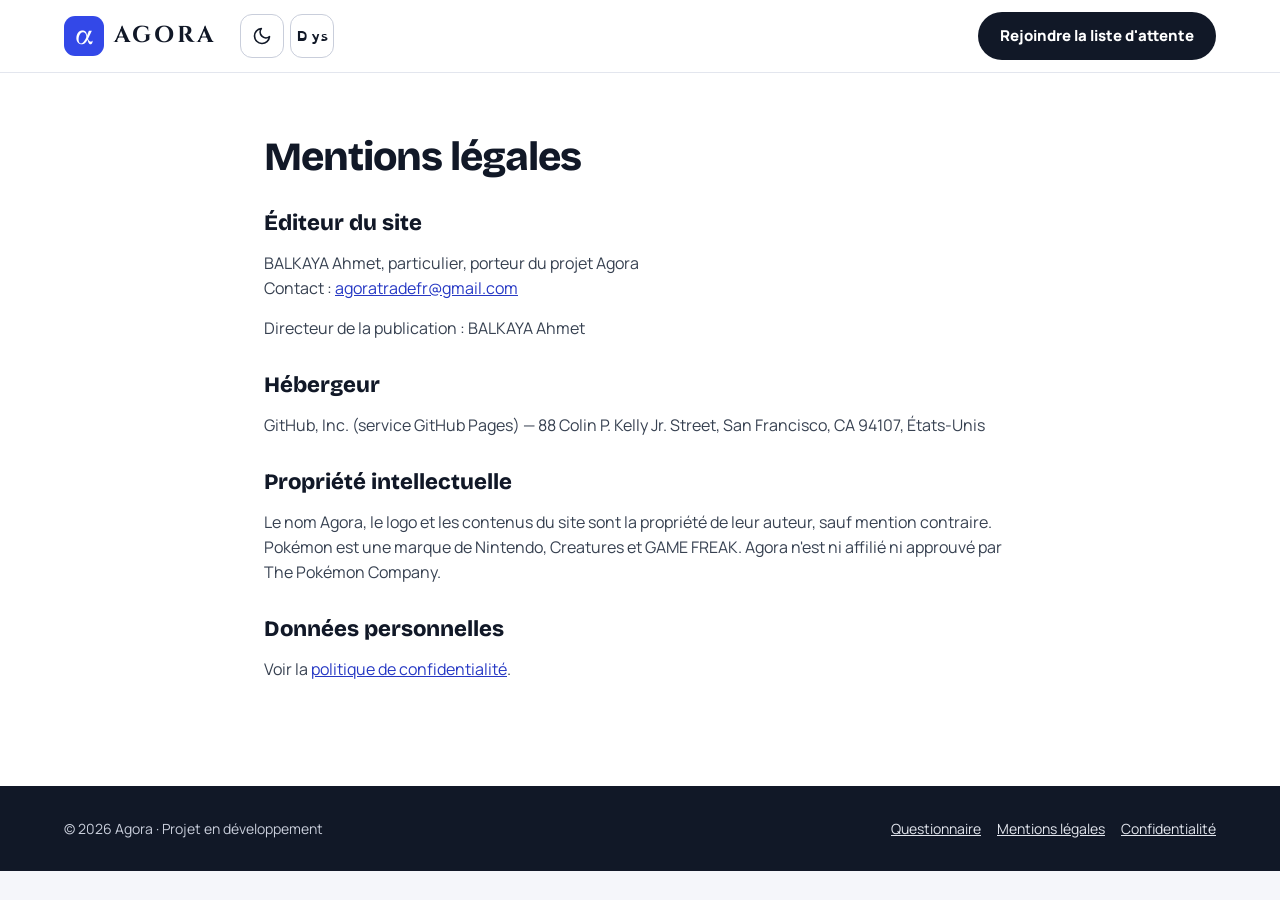
<file: mentions-legales/index.html>
<!doctype html>
<html lang="fr">
<head>
  <meta charset="utf-8">
  <meta name="viewport" content="width=device-width, initial-scale=1">
  <title>Mentions légales — Agora</title>
  <meta name="robots" content="noindex">
  <link rel="icon" href="../favicon.svg" type="image/svg+xml">
  <script src="../js/preferences.js?v=20261113"></script>
  <link rel="stylesheet" href="../css/styles.css?v=20261113">
  <script src="../js/navigation.js?v=20261113" defer></script>
</head>
<body>
  <a class="skip-link" href="#contenu">Aller au contenu</a>
  <header class="entete">
    <div class="container entete__barre">
      <a class="logo" href="../" aria-label="Agora, retour à l'accueil">
        <span class="logo__alpha" aria-hidden="true">α</span>
        <span class="logo__nom" aria-hidden="true">AGORA</span>
      </a>
      <div class="reglages" role="group" aria-label="Affichage">
        <button type="button" class="reglage" data-reglage="theme" aria-pressed="false" title="Mode sombre">
          <svg class="reglage__lune" viewBox="0 0 24 24" width="20" height="20" aria-hidden="true" focusable="false"><path d="M21 12.8A9 9 0 1 1 11.2 3a7 7 0 0 0 9.8 9.8z" fill="none" stroke="currentColor" stroke-width="2" stroke-linejoin="round"/></svg>
          <svg class="reglage__soleil" viewBox="0 0 24 24" width="20" height="20" aria-hidden="true" focusable="false"><circle cx="12" cy="12" r="4" fill="none" stroke="currentColor" stroke-width="2"/><path d="M12 2v2M12 20v2M4.9 4.9l1.4 1.4M17.7 17.7l1.4 1.4M2 12h2M20 12h2M4.9 19.1l1.4-1.4M17.7 6.3l1.4-1.4" stroke="currentColor" stroke-width="2" stroke-linecap="round"/></svg>
          <span class="visually-hidden">Mode sombre</span>
        </button>
        <button type="button" class="reglage reglage--texte" data-reglage="police" aria-pressed="false" title="Police adaptée à la dyslexie">
          <span aria-hidden="true">Dys</span>
          <span class="visually-hidden">Police adaptée à la dyslexie</span>
        </button>
      </div>
      <nav class="nav" aria-label="Navigation principale"><a class="btn btn--sombre" href="../#inscription"><span>Rejoindre<span class="btn__suite"> la liste d'attente</span></span></a></nav>
    </div>
  </header>

  <main class="legal" id="contenu">
    <div class="container">
      <h1>Mentions légales</h1>
      <h2>Éditeur du site</h2>
      <p>BALKAYA Ahmet, particulier, porteur du projet Agora<br>
      Contact : <a href="mailto:agoratradefr@gmail.com">agoratradefr@gmail.com</a></p>
      <p>Directeur de la publication : BALKAYA Ahmet</p>

      <h2>Hébergeur</h2>
      <p>GitHub, Inc. (service GitHub Pages) — 88 Colin P. Kelly Jr. Street, San Francisco, CA 94107, États-Unis</p>

      <h2>Propriété intellectuelle</h2>
      <p>Le nom Agora, le logo et les contenus du site sont la propriété de leur auteur, sauf mention contraire.
      Pokémon est une marque de Nintendo, Creatures et GAME FREAK. Agora n'est ni affilié ni approuvé par The Pokémon Company.</p>

      <h2>Données personnelles</h2>
      <p>Voir la <a href="../confidentialite/">politique de confidentialité</a>.</p>
    </div>
  </main>

  <footer class="pied">
    <div class="container pied__ligne">
      <span>© 2026 Agora · Projet en développement</span>
      <span class="pied__liens"><a href="../questionnaire/">Questionnaire</a><a href="../mentions-legales/">Mentions légales</a><a href="../confidentialite/">Confidentialité</a></span>
    </div>
  </footer>
</body>
</html>
</file>
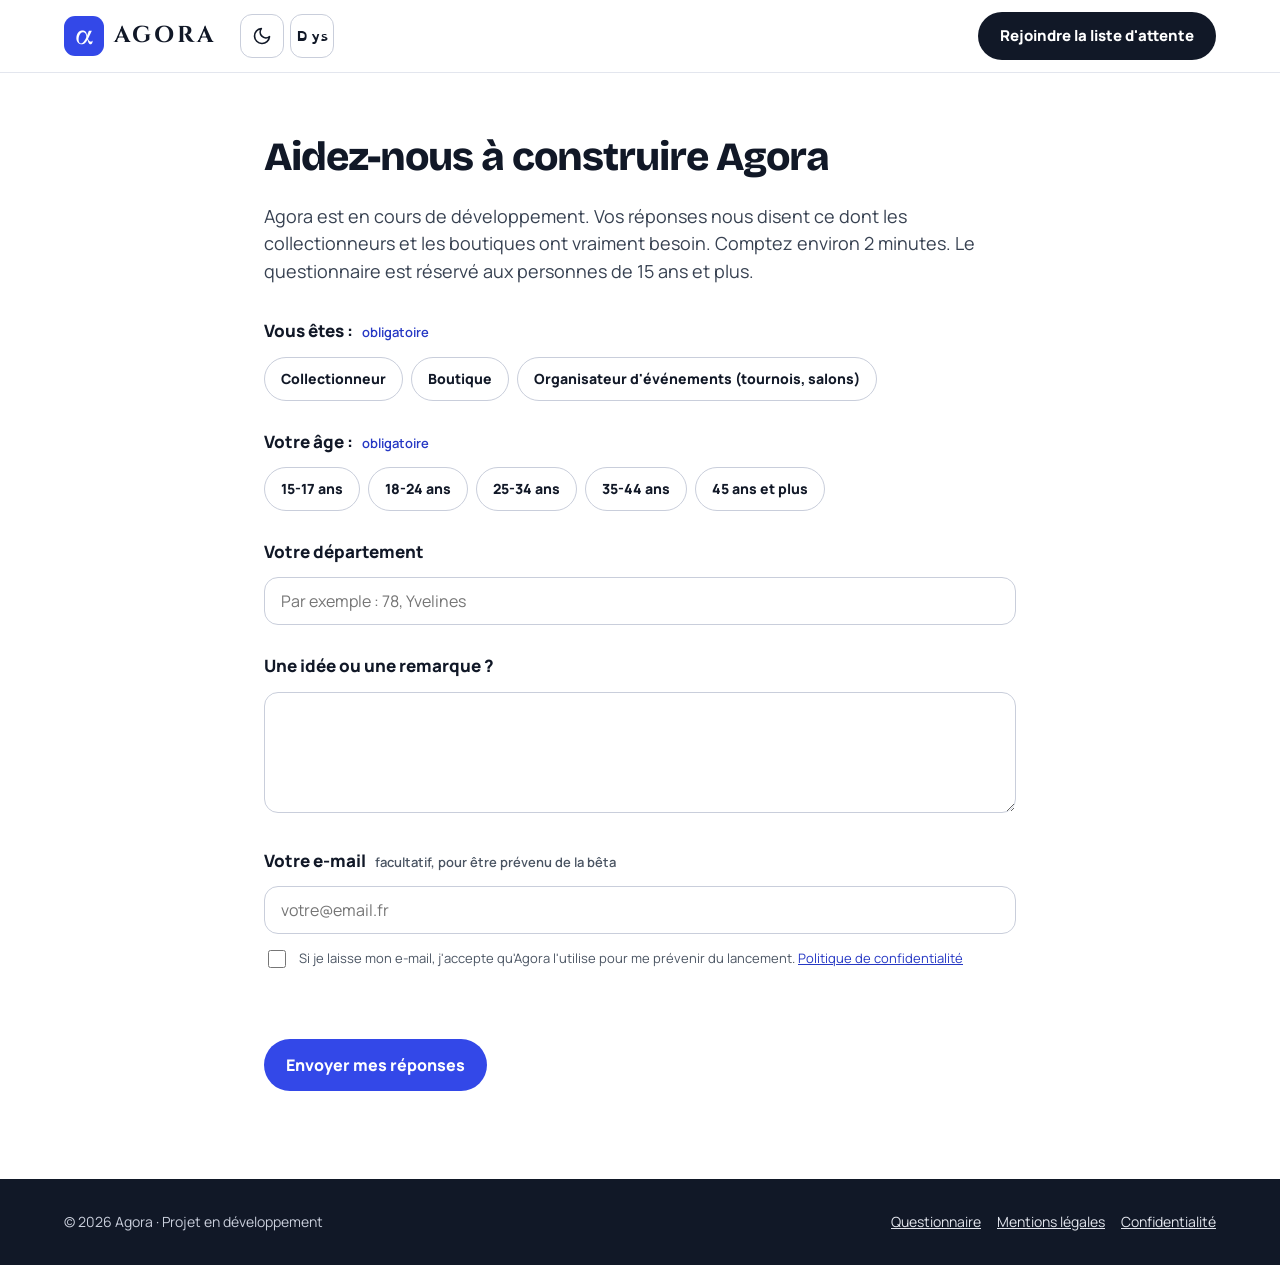
<file: questionnaire/index.html>
<!doctype html>
<html lang="fr">
<head>
  <meta charset="utf-8">
  <meta name="viewport" content="width=device-width, initial-scale=1">
  <title>Questionnaire collectionneurs et boutiques — Agora Trade</title>
  <meta name="description" content="Deux minutes pour aider à construire Agora Trade, l'application d'échange de cartes Pokémon entre collectionneurs et boutiques.">
  <link rel="canonical" href="https://agora-trade.fr/questionnaire/">
  <link rel="icon" href="../favicon.svg" type="image/svg+xml">
  <script src="../js/preferences.js?v=20261113"></script>
  <link rel="stylesheet" href="../css/styles.css?v=20261113">
  <script src="../js/supabase.js?v=20261113" defer></script>
  <script src="../js/questionnaire.js?v=20261113" defer></script>
  <script src="../js/navigation.js?v=20261113" defer></script>
</head>
<body>
  <a class="skip-link" href="#contenu">Aller au contenu</a>
  <header class="entete">
    <div class="container entete__barre">
      <a class="logo" href="../" aria-label="Agora, retour à l'accueil">
        <span class="logo__alpha" aria-hidden="true">α</span>
        <span class="logo__nom" aria-hidden="true">AGORA</span>
      </a>
      <div class="reglages" role="group" aria-label="Affichage">
        <button type="button" class="reglage" data-reglage="theme" aria-pressed="false" title="Mode sombre">
          <svg class="reglage__lune" viewBox="0 0 24 24" width="20" height="20" aria-hidden="true" focusable="false"><path d="M21 12.8A9 9 0 1 1 11.2 3a7 7 0 0 0 9.8 9.8z" fill="none" stroke="currentColor" stroke-width="2" stroke-linejoin="round"/></svg>
          <svg class="reglage__soleil" viewBox="0 0 24 24" width="20" height="20" aria-hidden="true" focusable="false"><circle cx="12" cy="12" r="4" fill="none" stroke="currentColor" stroke-width="2"/><path d="M12 2v2M12 20v2M4.9 4.9l1.4 1.4M17.7 17.7l1.4 1.4M2 12h2M20 12h2M4.9 19.1l1.4-1.4M17.7 6.3l1.4-1.4" stroke="currentColor" stroke-width="2" stroke-linecap="round"/></svg>
          <span class="visually-hidden">Mode sombre</span>
        </button>
        <button type="button" class="reglage reglage--texte" data-reglage="police" aria-pressed="false" title="Police adaptée à la dyslexie">
          <span aria-hidden="true">Dys</span>
          <span class="visually-hidden">Police adaptée à la dyslexie</span>
        </button>
      </div>
      <nav class="nav" aria-label="Navigation principale"><a class="btn btn--sombre" href="../#inscription"><span>Rejoindre<span class="btn__suite"> la liste d'attente</span></span></a></nav>
    </div>
  </header>

  <main class="legal" id="contenu">
    <div class="container">
      <h1>Aidez-nous à construire Agora</h1>
      <p class="quest__intro">Agora est en cours de développement. Vos réponses nous disent ce dont les collectionneurs et les boutiques ont vraiment besoin. Comptez environ 2 minutes. Le questionnaire est réservé aux personnes de 15 ans et plus.</p>

      <form id="form-questionnaire" class="quest" novalidate>

        <!-- ===== Pour tout le monde ===== -->
        <fieldset class="quest__q">
          <legend>Vous êtes : <span class="quest__requis">obligatoire</span></legend>
          <div class="choix">
            <input type="radio" id="p-collectionneur" name="profil" value="Collectionneur"><label for="p-collectionneur">Collectionneur</label>
            <input type="radio" id="p-boutique" name="profil" value="Boutique"><label for="p-boutique">Boutique</label>
            <input type="radio" id="p-organisateur" name="profil" value="Organisateur d'événements"><label for="p-organisateur">Organisateur d'événements (tournois, salons)</label>
          </div>
        </fieldset>

        <fieldset class="quest__q">
          <legend>Votre âge : <span class="quest__requis">obligatoire</span></legend>
          <div class="choix">
            <input type="radio" id="a1" name="age" value="15-17 ans"><label for="a1">15-17 ans</label>
            <input type="radio" id="a2" name="age" value="18-24 ans"><label for="a2">18-24 ans</label>
            <input type="radio" id="a3" name="age" value="25-34 ans"><label for="a3">25-34 ans</label>
            <input type="radio" id="a4" name="age" value="35-44 ans"><label for="a4">35-44 ans</label>
            <input type="radio" id="a5" name="age" value="45 ans et plus"><label for="a5">45 ans et plus</label>
          </div>
        </fieldset>

        <div class="quest__q">
          <label class="quest__label" for="departement">Votre département</label>
          <input class="quest__champ" type="text" id="departement" name="departement" placeholder="Par exemple : 78, Yvelines" autocomplete="off">
        </div>

        <!-- ===== Collectionneurs ===== -->
        <div class="quest__bloc" data-pour="Collectionneur" hidden>
          <h2>Votre collection</h2>

          <fieldset class="quest__q">
            <legend>Que collectionnez-vous ? <span class="quest__aide">plusieurs réponses possibles</span></legend>
            <div class="choix">
              <input type="checkbox" id="c1" name="collections" value="JCC Pokémon"><label for="c1">JCC Pokémon</label>
              <input type="checkbox" id="c2" name="collections" value="One Piece"><label for="c2">One Piece</label>
              <input type="checkbox" id="c3" name="collections" value="Riftbound"><label for="c3">Riftbound</label>
              <input type="checkbox" id="c4" name="collections" value="Lorcana"><label for="c4">Lorcana</label>
              <input type="checkbox" id="c5" name="collections" value="Yu-Gi-Oh!"><label for="c5">Yu-Gi-Oh!</label>
              <input type="checkbox" id="c6" name="collections" value="Magic"><label for="c6">Magic</label>
              <input type="checkbox" id="c7" name="collections" value="Livres"><label for="c7">Livres</label>
              <input type="checkbox" id="c8" name="collections" value="Mangas"><label for="c8">Mangas</label>
              <input type="checkbox" id="c9" name="collections" value="Figurines"><label for="c9">Figurines</label>
              <input type="checkbox" id="c10" name="collections" value="Vinyles"><label for="c10">Vinyles</label>
            </div>
            <label class="quest__label quest__label--petit" for="collections_autre">Autre :</label>
            <input class="quest__champ" type="text" id="collections_autre" name="collections_autre" placeholder="Ce que vous collectionnez d'autre">
          </fieldset>

          <fieldset class="quest__q">
            <legend>Qu'utilisez-vous aujourd'hui pour gérer, acheter ou échanger ? <span class="quest__aide">plusieurs réponses possibles</span></legend>
            <div class="choix">
              <input type="checkbox" id="o1" name="outils" value="Cardmarket"><label for="o1">Cardmarket</label>
              <input type="checkbox" id="o2" name="outils" value="Vinted"><label for="o2">Vinted</label>
              <input type="checkbox" id="o3" name="outils" value="Leboncoin"><label for="o3">Leboncoin</label>
              <input type="checkbox" id="o4" name="outils" value="eBay"><label for="o4">eBay</label>
              <input type="checkbox" id="o5" name="outils" value="Groupes Facebook"><label for="o5">Groupes Facebook</label>
              <input type="checkbox" id="o6" name="outils" value="Serveurs Discord"><label for="o6">Serveurs Discord</label>
              <input type="checkbox" id="o7" name="outils" value="Tableur ou appli de collection"><label for="o7">Tableur ou appli de collection</label>
              <input type="checkbox" id="o8" name="outils" value="Rien"><label for="o8">Rien</label>
            </div>
          </fieldset>

          <fieldset class="quest__q" data-max="3">
            <legend>Qu'est-ce qui vous pose le plus problème aujourd'hui ? <span class="quest__aide">3 choix maximum</span></legend>
            <div class="choix">
              <input type="checkbox" id="pb1" name="problemes" value="La peur des arnaques"><label for="pb1">La peur des arnaques</label>
              <input type="checkbox" id="pb2" name="problemes" value="Trouver qui a la carte que je cherche"><label for="pb2">Trouver qui a la carte que je cherche</label>
              <input type="checkbox" id="pb3" name="problemes" value="Connaître la vraie valeur d'une carte"><label for="pb3">Connaître la vraie valeur d'une carte</label>
              <input type="checkbox" id="pb4" name="problemes" value="Suivre ce que je possède"><label for="pb4">Suivre ce que je possède</label>
              <input type="checkbox" id="pb5" name="problemes" value="Trouver les restocks et événements près de chez moi"><label for="pb5">Trouver les restocks et événements près de chez moi</label>
              <input type="checkbox" id="pb6" name="problemes" value="Rencontrer d'autres collectionneurs"><label for="pb6">Rencontrer d'autres collectionneurs</label>
            </div>
          </fieldset>

          <fieldset class="quest__q">
            <legend>Qu'aimeriez-vous trouver dans un réseau social pour collectionneurs ? <span class="quest__aide">plusieurs réponses possibles</span></legend>
            <div class="choix">
              <input type="checkbox" id="s1" name="souhaits" value="Tout centraliser pour toutes mes collections"><label for="s1">Tout centraliser pour toutes mes collections</label>
              <input type="checkbox" id="s2" name="souhaits" value="Des échanges simples avec des points de rencontre en boutique"><label for="s2">Des échanges simples avec des points de rencontre en boutique</label>
              <input type="checkbox" id="s3" name="souhaits" value="Être alerté quand une carte de ma wishlist est proposée"><label for="s3">Être alerté quand une carte de ma wishlist est proposée</label>
              <input type="checkbox" id="s4" name="souhaits" value="Une cote indicative des cartes"><label for="s4">Une cote indicative des cartes</label>
              <input type="checkbox" id="s5" name="souhaits" value="Un paiement sécurisé pour les ventes entre membres"><label for="s5">Un paiement sécurisé pour les ventes entre membres</label>
              <input type="checkbox" id="s6" name="souhaits" value="Les restocks et événements des boutiques près de chez moi"><label for="s6">Les restocks et événements des boutiques près de chez moi</label>
              <input type="checkbox" id="s7" name="souhaits" value="Une vitrine pour montrer mes plus belles pièces"><label for="s7">Une vitrine pour montrer mes plus belles pièces</label>
            </div>
          </fieldset>

          <fieldset class="quest__q">
            <legend>Combien d'échanges ou de ventes faites-vous par mois ?</legend>
            <div class="choix">
              <input type="radio" id="f1" name="frequence" value="0"><label for="f1">Aucun</label>
              <input type="radio" id="f2" name="frequence" value="1 à 3"><label for="f2">1 à 3</label>
              <input type="radio" id="f3" name="frequence" value="4 à 10"><label for="f3">4 à 10</label>
              <input type="radio" id="f4" name="frequence" value="Plus de 10"><label for="f4">Plus de 10</label>
            </div>
          </fieldset>

          <fieldset class="quest__q">
            <legend>Seriez-vous prêt à payer un abonnement Premium (alertes wishlist, suivi de la valeur de votre collection) ?</legend>
            <div class="choix">
              <input type="radio" id="pr1" name="premium" value="Non"><label for="pr1">Non</label>
              <input type="radio" id="pr2" name="premium" value="Oui, jusqu'à 3 € par mois"><label for="pr2">Oui, jusqu'à 3 €/mois</label>
              <input type="radio" id="pr3" name="premium" value="Oui, jusqu'à 5 € par mois"><label for="pr3">Oui, jusqu'à 5 €/mois</label>
              <input type="radio" id="pr4" name="premium" value="Oui, plus de 5 € par mois"><label for="pr4">Oui, plus</label>
            </div>
          </fieldset>
        </div>

        <!-- ===== Boutiques ===== -->
        <div class="quest__bloc" data-pour="Boutique" hidden>
          <h2>Votre boutique</h2>

          <fieldset class="quest__q">
            <legend>Quels produits vendez-vous ? <span class="quest__aide">plusieurs réponses possibles</span></legend>
            <div class="choix">
              <input type="checkbox" id="b1" name="produits" value="JCC Pokémon"><label for="b1">JCC Pokémon</label>
              <input type="checkbox" id="b2" name="produits" value="One Piece"><label for="b2">One Piece</label>
              <input type="checkbox" id="b3" name="produits" value="Riftbound"><label for="b3">Riftbound</label>
              <input type="checkbox" id="b4" name="produits" value="Lorcana"><label for="b4">Lorcana</label>
              <input type="checkbox" id="b5" name="produits" value="Yu-Gi-Oh!"><label for="b5">Yu-Gi-Oh!</label>
              <input type="checkbox" id="b6" name="produits" value="Magic"><label for="b6">Magic</label>
              <input type="checkbox" id="b7" name="produits" value="Livres et mangas"><label for="b7">Livres et mangas</label>
              <input type="checkbox" id="b8" name="produits" value="Figurines"><label for="b8">Figurines</label>
              <input type="checkbox" id="b9" name="produits" value="Vinyles"><label for="b9">Vinyles</label>
            </div>
            <label class="quest__label quest__label--petit" for="produits_autre">Autre :</label>
            <input class="quest__champ" type="text" id="produits_autre" name="produits_autre">
          </fieldset>

          <fieldset class="quest__q">
            <legend>Organisez-vous des événements ? <span class="quest__aide">plusieurs réponses possibles</span></legend>
            <div class="choix">
              <input type="checkbox" id="e1" name="evenements_boutique" value="Non"><label for="e1">Non</label>
              <input type="checkbox" id="e2" name="evenements_boutique" value="Tournois"><label for="e2">Tournois</label>
              <input type="checkbox" id="e3" name="evenements_boutique" value="Avant-premières"><label for="e3">Avant-premières</label>
              <input type="checkbox" id="e4" name="evenements_boutique" value="Autre"><label for="e4">Autre</label>
            </div>
          </fieldset>

          <fieldset class="quest__q">
            <legend>Comment prévenez-vous vos clients d'un restock aujourd'hui ? <span class="quest__aide">plusieurs réponses possibles</span></legend>
            <div class="choix">
              <input type="checkbox" id="r1" name="annonce_restock" value="Instagram"><label for="r1">Instagram</label>
              <input type="checkbox" id="r2" name="annonce_restock" value="Facebook"><label for="r2">Facebook</label>
              <input type="checkbox" id="r3" name="annonce_restock" value="Discord"><label for="r3">Discord</label>
              <input type="checkbox" id="r4" name="annonce_restock" value="Newsletter"><label for="r4">Newsletter</label>
              <input type="checkbox" id="r5" name="annonce_restock" value="Rien"><label for="r5">Rien</label>
            </div>
          </fieldset>

          <fieldset class="quest__q">
            <legend>Seriez-vous intéressé pour devenir point d'échange, où les membres se retrouvent dans votre boutique pour échanger ?</legend>
            <div class="choix">
              <input type="radio" id="pe1" name="point_echange" value="Oui"><label for="pe1">Oui</label>
              <input type="radio" id="pe2" name="point_echange" value="Peut-être"><label for="pe2">Peut-être</label>
              <input type="radio" id="pe3" name="point_echange" value="Non"><label for="pe3">Non</label>
            </div>
          </fieldset>

          <fieldset class="quest__q">
            <legend>Un abonnement boutique à 19,90 € par mois, après 3 mois offerts, vous paraît :</legend>
            <div class="choix">
              <input type="radio" id="ab1" name="avis_abonnement" value="Raisonnable"><label for="ab1">Raisonnable</label>
              <input type="radio" id="ab2" name="avis_abonnement" value="Trop cher"><label for="ab2">Trop cher</label>
              <input type="radio" id="ab3" name="avis_abonnement" value="À voir selon les résultats"><label for="ab3">À voir selon les résultats</label>
            </div>
          </fieldset>
        </div>

        <!-- ===== Organisateurs ===== -->
        <div class="quest__bloc" data-pour="Organisateur d'événements" hidden>
          <h2>Vos événements</h2>

          <fieldset class="quest__q">
            <legend>Quels événements organisez-vous ? <span class="quest__aide">plusieurs réponses possibles</span></legend>
            <div class="choix">
              <input type="checkbox" id="ev1" name="types_evenements" value="Tournois"><label for="ev1">Tournois</label>
              <input type="checkbox" id="ev2" name="types_evenements" value="Conventions et salons"><label for="ev2">Conventions et salons</label>
              <input type="checkbox" id="ev3" name="types_evenements" value="Rencontres d'échange"><label for="ev3">Rencontres d'échange</label>
              <input type="checkbox" id="ev4" name="types_evenements" value="Autre"><label for="ev4">Autre</label>
            </div>
          </fieldset>

          <fieldset class="quest__q">
            <legend>Comment faites-vous connaître vos événements aujourd'hui ? <span class="quest__aide">plusieurs réponses possibles</span></legend>
            <div class="choix">
              <input type="checkbox" id="pu1" name="promotion" value="Instagram"><label for="pu1">Instagram</label>
              <input type="checkbox" id="pu2" name="promotion" value="Facebook"><label for="pu2">Facebook</label>
              <input type="checkbox" id="pu3" name="promotion" value="Discord"><label for="pu3">Discord</label>
              <input type="checkbox" id="pu4" name="promotion" value="Boutiques partenaires"><label for="pu4">Boutiques partenaires</label>
              <input type="checkbox" id="pu5" name="promotion" value="Bouche-à-oreille"><label for="pu5">Bouche-à-oreille</label>
            </div>
          </fieldset>

          <fieldset class="quest__q">
            <legend>Une mise en avant dans Agora (30 € pour un tournoi, 150 € pour une convention) vous intéresserait-elle ?</legend>
            <div class="choix">
              <input type="radio" id="ma1" name="mise_en_avant" value="Oui"><label for="ma1">Oui</label>
              <input type="radio" id="ma2" name="mise_en_avant" value="Peut-être, selon le prix"><label for="ma2">Peut-être, selon le prix</label>
              <input type="radio" id="ma3" name="mise_en_avant" value="Non"><label for="ma3">Non</label>
            </div>
          </fieldset>
        </div>

        <!-- ===== Pour finir ===== -->
        <div class="quest__q">
          <label class="quest__label" for="remarque">Une idée ou une remarque ?</label>
          <textarea class="quest__champ quest__zone" id="remarque" name="remarque" rows="4" maxlength="1000"></textarea>
        </div>

        <div class="quest__q">
          <label class="quest__label" for="q-email">Votre e-mail <span class="quest__aide">facultatif, pour être prévenu de la bêta</span></label>
          <input class="quest__champ" type="email" id="q-email" name="email" placeholder="votre@email.fr" autocomplete="email">
          <label class="consentement">
            <input type="checkbox" name="consentement">
            <span>Si je laisse mon e-mail, j'accepte qu'Agora l'utilise pour me prévenir du lancement. <a href="../confidentialite/">Politique de confidentialité</a></span>
          </label>
        </div>

        <input type="text" name="_gotcha" tabindex="-1" autocomplete="off" aria-hidden="true" style="position:absolute;left:-9999px;width:1px;height:1px;opacity:0">
        <p class="attente__message" role="alert" aria-live="assertive"></p>
        <button class="btn btn--bleu quest__envoyer" type="submit">Envoyer mes réponses</button>
      </form>

    </div>
  </main>

  <footer class="pied">
    <div class="container pied__ligne">
      <span>© 2026 Agora · Projet en développement</span>
      <span class="pied__liens"><a href="../questionnaire/">Questionnaire</a><a href="../mentions-legales/">Mentions légales</a><a href="../confidentialite/">Confidentialité</a></span>
    </div>
  </footer>
</body>
</html>
</file>
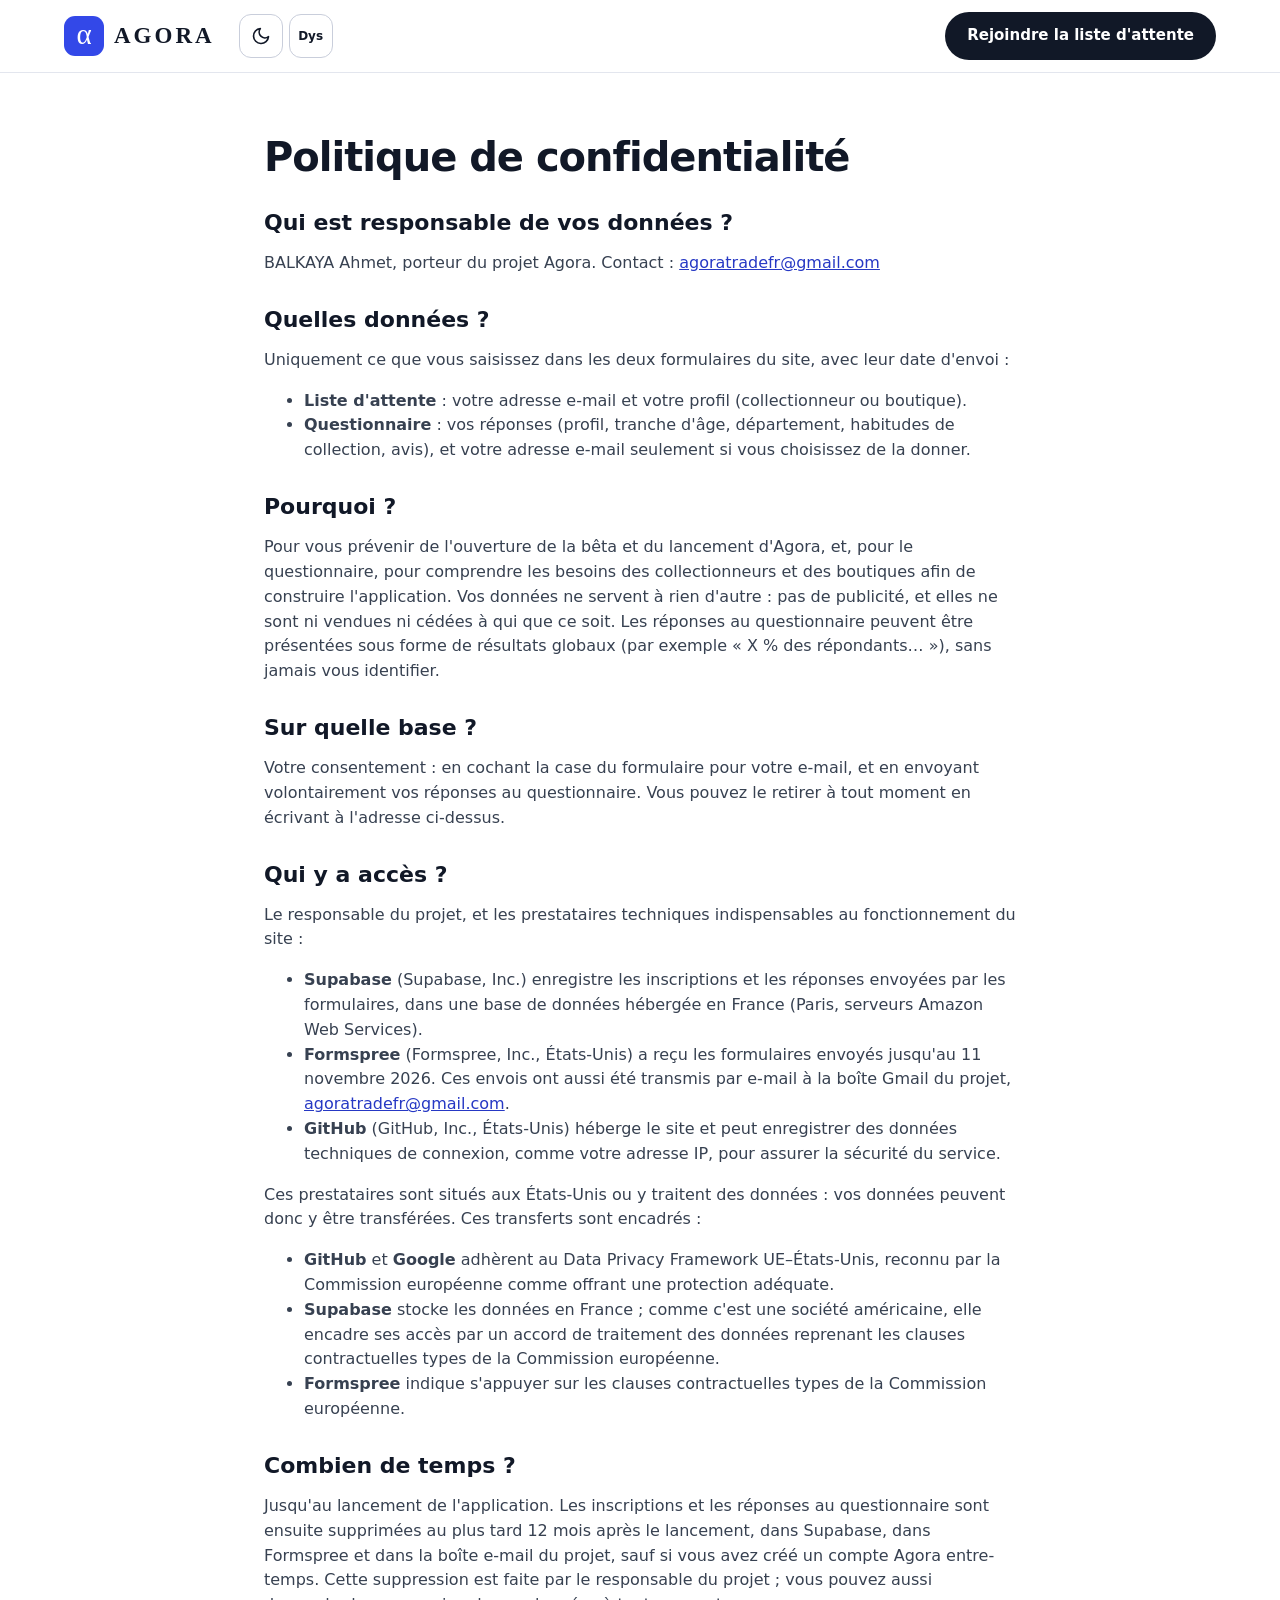
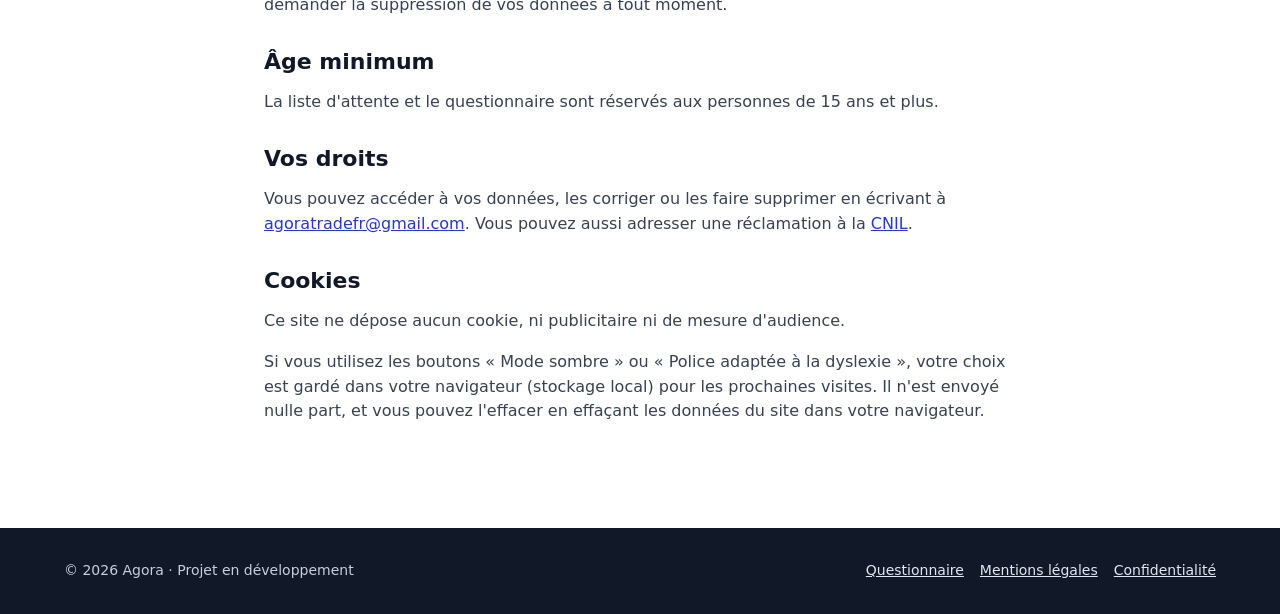
<file: confidentialite.html>
<!doctype html>
<html lang="fr">
<head>
  <meta charset="utf-8">
  <title>Agora</title>
  <meta name="robots" content="noindex">
  <link rel="canonical" href="confidentialite/">
  <meta http-equiv="refresh" content="0; url=confidentialite/">
</head>
<body>
  <p>Cette page a changé d'adresse : <a href="confidentialite/">confidentialite</a>.</p>
</body>
</html>
</file>
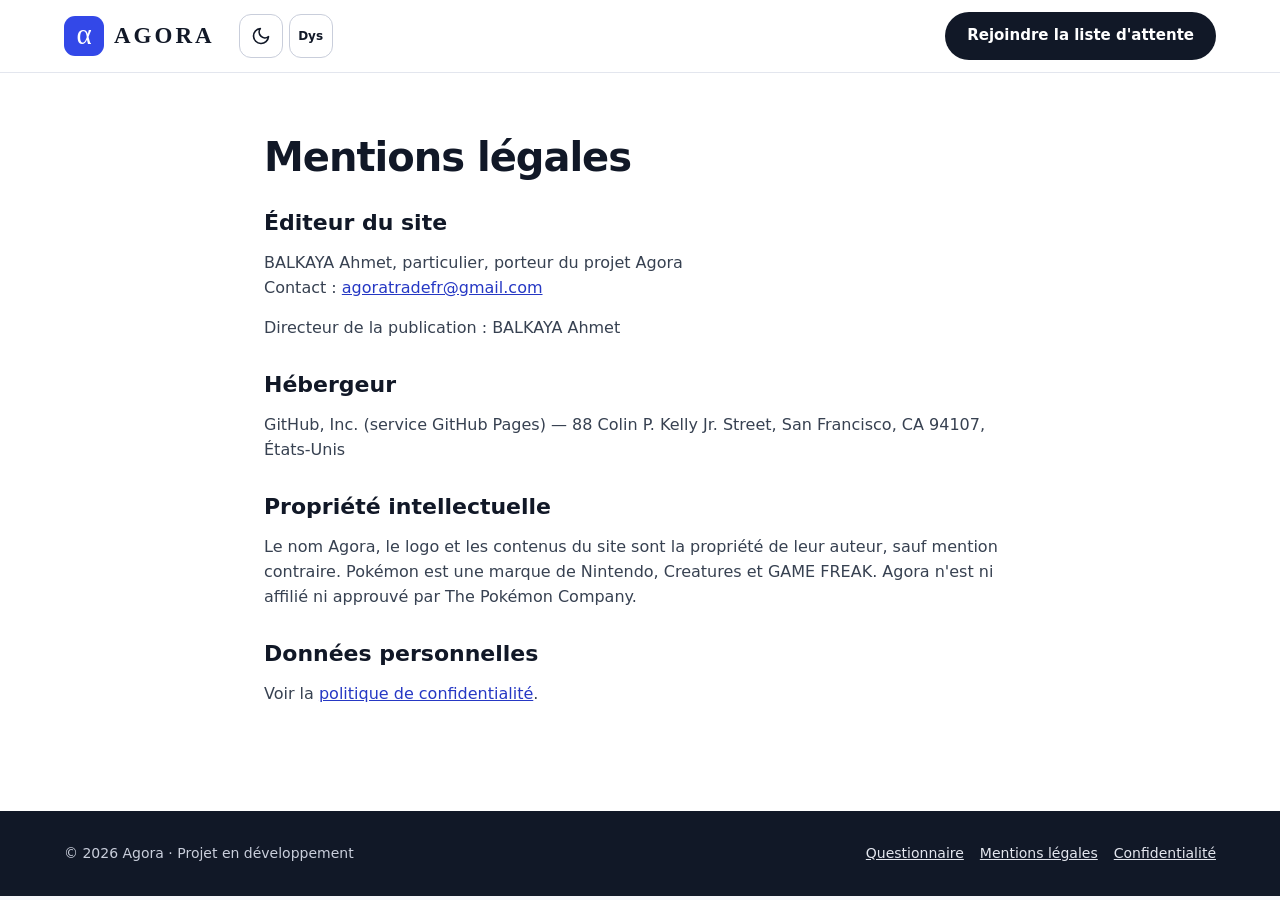
<file: mentions-legales.html>
<!doctype html>
<html lang="fr">
<head>
  <meta charset="utf-8">
  <title>Agora</title>
  <meta name="robots" content="noindex">
  <link rel="canonical" href="mentions-legales/">
  <meta http-equiv="refresh" content="0; url=mentions-legales/">
</head>
<body>
  <p>Cette page a changé d'adresse : <a href="mentions-legales/">mentions-legales</a>.</p>
</body>
</html>
</file>
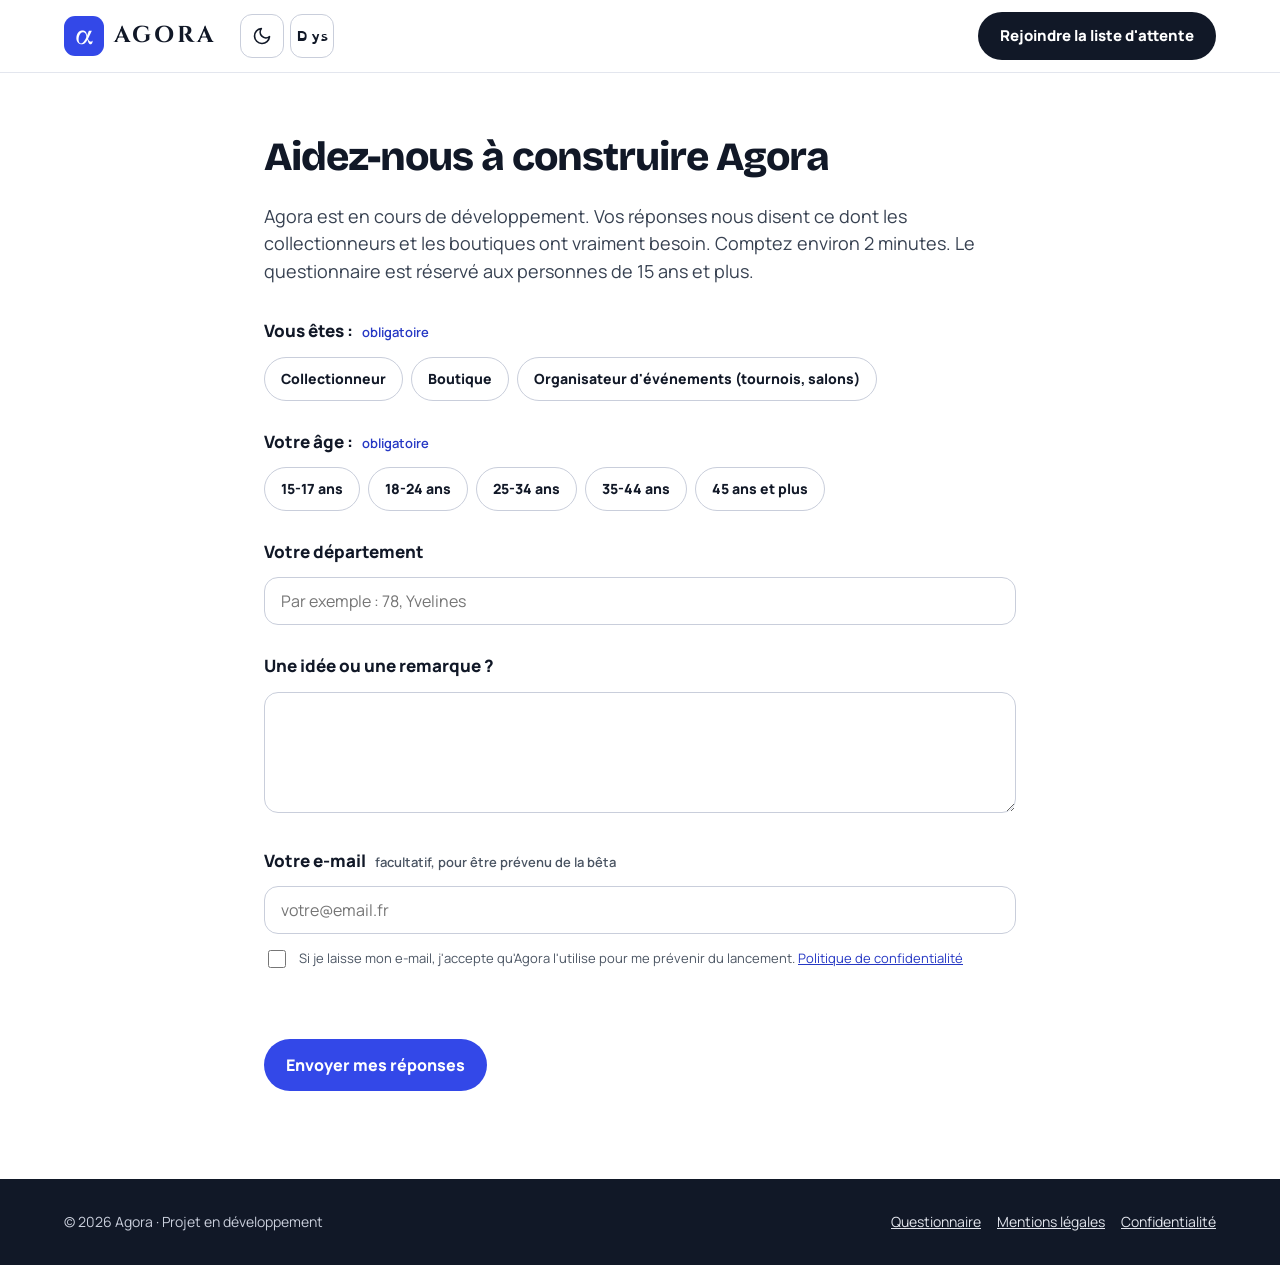
<file: questionnaire.html>
<!doctype html>
<html lang="fr">
<head>
  <meta charset="utf-8">
  <title>Agora</title>
  <meta name="robots" content="noindex">
  <link rel="canonical" href="questionnaire/">
  <meta http-equiv="refresh" content="0; url=questionnaire/">
</head>
<body>
  <p>Cette page a changé d'adresse : <a href="questionnaire/">questionnaire</a>.</p>
</body>
</html>
</file>
<file: css/styles.css>
/* Polices hébergées sur le site (licence SIL OFL, voir fonts/) : aucun appel à Google Fonts */
@font-face { font-family: 'Manrope'; font-style: normal; font-weight: 400; font-display: swap; src: url(../fonts/manrope-400.woff) format('woff'); }
@font-face { font-family: 'Manrope'; font-style: normal; font-weight: 600; font-display: swap; src: url(../fonts/manrope-600.woff) format('woff'); }
@font-face { font-family: 'Manrope'; font-style: normal; font-weight: 700; font-display: swap; src: url(../fonts/manrope-700.woff) format('woff'); }
@font-face { font-family: 'Manrope'; font-style: normal; font-weight: 800; font-display: swap; src: url(../fonts/manrope-800.woff) format('woff'); }
@font-face { font-family: 'Bricolage Grotesque'; font-style: normal; font-weight: 700; font-display: swap; src: url(../fonts/bricolage-grotesque-700.woff) format('woff'); }
@font-face { font-family: 'Bricolage Grotesque'; font-style: normal; font-weight: 800; font-display: swap; src: url(../fonts/bricolage-grotesque-800.woff) format('woff'); }
@font-face { font-family: 'Cinzel'; font-style: normal; font-weight: 700; font-display: swap; src: url(../fonts/cinzel-700.woff) format('woff'); }
@font-face { font-family: 'GFS Didot'; font-style: normal; font-weight: 400; font-display: swap; src: url(../fonts/gfs-didot-400.woff) format('woff'); }

/* ==========================================================
   Agora — site vitrine
   Couleurs, typographies et composants
   ========================================================== */

:root,
.telephone {
  --bleu: #3348E8;
  --bleu-fonce: #2638C4;
  --bleu-pale: #EEF0FF;
  --encre: #111827;
  --texte: #374151;
  --discret: #4B5563;
  --fond: #F5F6FA;
  --surface: #FFFFFF;
  --ligne: #E3E6EE;
  --bordure: #C9CEDB;
  --vert: #047857;
  --vert-pale: #D1FAE5;
  --ambre: #92400E;
  --ambre-pale: #FEF3C7;
  --or: #FFC86B;
  --bleu-survol: #2638C4;
  --inverse-fond: #111827;
  --inverse-texte: #FFFFFF;
  --inverse-survol: #000000;
  --lien-survol: #1A2A9E;
  --erreur: #B42318;
  --succes: #065F46;
  --pied-note: #9CA3AF;
  color-scheme: light;

  --police-titre: 'Bricolage Grotesque', system-ui, sans-serif;
  --police-texte: 'Manrope', system-ui, sans-serif;
  --police-logo: 'Cinzel', Georgia, serif;
  --police-alpha: 'GFS Didot', Georgia, serif;

  --rayon: 20px;
  --largeur: 1200px;
}

/* ---------- Mode sombre ----------
   Choisi par le bouton de l'en-tête (data-theme), sinon celui de
   l'appareil. Les écrans de téléphone gardent les couleurs de
   l'application (ils redéfinissent les variables claires). */
:root[data-theme="dark"] {
  --bleu: #4A5DF0;
  --bleu-fonce: #AEB8FF;
  --bleu-pale: #1C2346;
  --encre: #F3F4F6;
  --texte: #D1D5DB;
  --discret: #A7AEBB;
  --fond: #0E121B;
  --surface: #161B27;
  --ligne: #283042;
  --bordure: #3A4357;
  --vert: #34D399;
  --vert-pale: #0E3A2C;
  --ambre: #FBBF24;
  --ambre-pale: #3A2A0B;
  --bleu-survol: #3446D6;
  --inverse-fond: #F3F4F6;
  --inverse-texte: #111827;
  --inverse-survol: #FFFFFF;
  --lien-survol: #D3D9FF;
  --erreur: #FCA5A5;
  --succes: #6EE7B7;
  --pied-note: #8B93A3;
  color-scheme: dark;
}
@media (prefers-color-scheme: dark) {
  :root:not([data-theme="light"]) {
  --bleu: #4A5DF0;
  --bleu-fonce: #AEB8FF;
  --bleu-pale: #1C2346;
  --encre: #F3F4F6;
  --texte: #D1D5DB;
  --discret: #A7AEBB;
  --fond: #0E121B;
  --surface: #161B27;
  --ligne: #283042;
  --bordure: #3A4357;
  --vert: #34D399;
  --vert-pale: #0E3A2C;
  --ambre: #FBBF24;
  --ambre-pale: #3A2A0B;
  --bleu-survol: #3446D6;
  --inverse-fond: #F3F4F6;
  --inverse-texte: #111827;
  --inverse-survol: #FFFFFF;
  --lien-survol: #D3D9FF;
  --erreur: #FCA5A5;
  --succes: #6EE7B7;
  --pied-note: #8B93A3;
  color-scheme: dark;
  }
}
:root .telephone { color-scheme: light; }
/* En mode sombre, contour clair pour détacher les téléphones du fond */
:root[data-theme="dark"] .telephone { background: #2A3142; box-shadow: 0 0 0 2px #4B556B, 0 30px 60px rgba(0, 0, 0, .55); }
.telephone { color: var(--encre); font-family: var(--police-texte); }
:root[data-theme="dark"] .chiffre--sombre { background: #070A10; border-color: var(--bordure); }
:root[data-theme="dark"] .pied { background: #070A10; border-top: 1px solid var(--ligne); }

/* ---------- Police adaptée à la dyslexie ---------- */
@font-face { font-family: 'OpenDyslexic'; font-style: normal; font-weight: 400; font-display: swap; src: url(../fonts/opendyslexic-400.woff2) format('woff2'); }
@font-face { font-family: 'OpenDyslexic'; font-style: normal; font-weight: 700 800; font-display: swap; src: url(../fonts/opendyslexic-700.woff2) format('woff2'); }
:root[data-police="dyslexie"] {
  --police-titre: 'OpenDyslexic', system-ui, sans-serif;
  --police-texte: 'OpenDyslexic', system-ui, sans-serif;
}
:root[data-police="dyslexie"] body { line-height: 1.75; }
/* OpenDyslexic est déjà très espacée : titres un peu plus petits pour garder la mise en page */
:root[data-police="dyslexie"] h1, :root[data-police="dyslexie"] h2, :root[data-police="dyslexie"] h3 { letter-spacing: 0; line-height: 1.3; }
:root[data-police="dyslexie"] h1 { font-size: clamp(26px, 6.5vw, 46px); }
:root[data-police="dyslexie"] h2 { font-size: clamp(24px, 3vw, 34px); }
/* OpenDyslexic est très large : en-tête réduit au logo, aux réglages et à un bouton court */
:root[data-police="dyslexie"] .nav a:not(.btn) { display: none; }
:root[data-police="dyslexie"] .nav .btn .btn__suite { display: none; }
:root[data-police="dyslexie"] main { overflow-wrap: break-word; }
:root[data-police="dyslexie"] .hero__grille > * { min-width: 0; }
@media (max-width: 480px) { :root[data-police="dyslexie"] .logo__nom { display: none; } }
:root[data-police="dyslexie"] .telephone { --police-titre: 'Bricolage Grotesque', system-ui, sans-serif; --police-texte: 'Manrope', system-ui, sans-serif; letter-spacing: normal; word-spacing: normal; line-height: 1.55; }

*, *::before, *::after { box-sizing: border-box; }

html { scroll-behavior: smooth; scroll-padding: 96px 0 96px; }

body {
  margin: 0;
  background: var(--fond);
  color: var(--encre);
  font-family: var(--police-texte);
  font-size: 16px;
  line-height: 1.55;
  -webkit-font-smoothing: antialiased;
}

img, svg { display: block; }

a { color: var(--bleu-fonce); }
a:hover { color: var(--lien-survol); }

:focus-visible { outline: 3px solid var(--bleu); outline-offset: 3px; border-radius: 6px; }

.visually-hidden {
  position: absolute !important; width: 1px; height: 1px; padding: 0; margin: -1px;
  overflow: hidden; clip: rect(0 0 0 0); white-space: nowrap; border: 0;
}

.skip-link {
  position: absolute; left: 16px; top: -60px; z-index: 100;
  background: var(--inverse-fond); color: var(--inverse-texte); padding: 10px 16px; border-radius: 10px; font-weight: 700;
}
.skip-link:focus { top: 12px; color: var(--inverse-texte); }

.container { max-width: var(--largeur); margin: 0 auto; padding: 0 24px; }

.section { padding: 88px 0; }
.section--blanche { background: var(--surface); }

.surtitre {
  display: inline-block; font-size: 13px; font-weight: 800; color: var(--bleu-fonce);
  text-transform: uppercase; letter-spacing: 1px; margin-bottom: 12px;
}

h1, h2, h3 { font-family: var(--police-titre); margin: 0; line-height: 1.1; font-weight: 800; }
h1 { font-size: clamp(38px, 6vw, 62px); letter-spacing: -1px; line-height: 1.04; }
h2 { font-size: clamp(30px, 4vw, 42px); }
h3 { font-size: 24px; }

.intro { max-width: 720px; margin-bottom: 44px; }
.intro p { font-size: 18px; color: var(--texte); margin: 14px 0 0; }

/* ---------- Boutons ---------- */
.btn {
  display: inline-flex; align-items: center; justify-content: center; gap: 8px;
  min-height: 48px; padding: 0 22px; border-radius: 999px; border: 0;
  font: inherit; font-size: 15px; font-weight: 800; text-decoration: none; cursor: pointer;
  transition: transform .15s ease, background-color .15s ease;
}
.btn:hover { transform: translateY(-1px); }
.btn--sombre { background: var(--inverse-fond); color: var(--inverse-texte); }
.btn--sombre:hover { background: var(--inverse-survol); color: var(--inverse-texte); }
.btn--bleu { background: var(--bleu); color: #fff; }
.btn--bleu:hover { background: var(--bleu-survol); color: #fff; }
.btn--contour { background: var(--surface); color: var(--encre); border: 1px solid var(--bordure); }
.btn--contour:hover { color: var(--encre); border-color: var(--encre); }

/* ---------- En-tête ---------- */
.entete { background: var(--surface); border-bottom: 1px solid var(--ligne); position: sticky; top: 0; z-index: 50; }
.entete__barre { display: flex; align-items: center; justify-content: space-between; gap: 16px; min-height: 72px; }

.logo { display: flex; align-items: center; gap: 10px; text-decoration: none; color: var(--encre); }
.logo:hover { color: var(--encre); }
.logo__alpha {
  width: 40px; height: 40px; border-radius: 11px; background: var(--bleu); color: #fff;
  display: flex; align-items: center; justify-content: center;
  font-family: var(--police-alpha); font-size: 29px; line-height: 1; padding-bottom: 4px;
}
.logo__nom { font-family: var(--police-logo); font-size: 23px; font-weight: 700; letter-spacing: 3px; }

.nav { display: flex; align-items: center; gap: 24px; font-size: 15px; font-weight: 700; }
.nav a:not(.btn) { color: var(--texte); text-decoration: none; }
.nav a:not(.btn):hover { color: var(--bleu-fonce); }

/* ---------- Héro ---------- */
.hero { background: var(--surface); padding: 72px 0 88px; }
.hero__grille { display: grid; grid-template-columns: minmax(0, 1.3fr) minmax(0, 1fr); gap: 56px; align-items: center; }
.hero__texte { display: flex; flex-direction: column; gap: 22px; }
.badge {
  align-self: flex-start; font-size: 13px; font-weight: 800; color: var(--bleu-fonce);
  background: var(--bleu-pale); padding: 6px 12px; border-radius: 999px;
}
.hero__accroche { font-size: 19px; color: var(--texte); max-width: 560px; margin: 0; }
.hero__visuel { display: flex; justify-content: center; }

/* ---------- Formulaire liste d'attente ---------- */
.attente {
  background: var(--fond); border: 1px solid var(--ligne); border-radius: var(--rayon);
  padding: 22px; max-width: 580px; scroll-margin-top: 96px;
}
.attente__titre { font-size: 16px; font-weight: 800; margin: 0 0 14px; }
.attente fieldset { border: 0; padding: 0; margin: 0 0 14px; }
.choix { display: flex; flex-wrap: wrap; gap: 8px; }
.choix input { position: absolute; opacity: 0; width: 1px; height: 1px; }
.choix label {
  min-height: 44px; padding: 0 16px; border-radius: 999px; border: 1px solid var(--bordure);
  background: var(--surface); display: flex; align-items: center; font-size: 14px; font-weight: 800; cursor: pointer;
}
.choix input:checked + label { background: var(--inverse-fond); color: var(--inverse-texte); border-color: var(--inverse-fond); }
.choix input:focus-visible + label { outline: 3px solid var(--bleu); outline-offset: 2px; }

.attente__ligne { display: flex; flex-wrap: wrap; gap: 10px; }
.attente__ligne input[type="email"] {
  flex: 1 1 240px; min-width: 0; min-height: 52px; border-radius: 999px; border: 1px solid var(--bordure);
  background: var(--surface); padding: 0 20px; font: inherit; font-size: 16px; color: var(--encre);
}
.attente__ligne .btn { min-height: 52px; font-size: 16px; }
.consentement { display: flex; gap: 10px; align-items: flex-start; margin-top: 14px; font-size: 13px; color: var(--discret); }
.consentement input { width: 18px; height: 18px; margin-top: 2px; accent-color: var(--bleu); flex-shrink: 0; }
.attente__message { margin: 12px 0 0; font-size: 14px; font-weight: 700; }
.attente__message--erreur { color: var(--erreur); }
.attente__merci h3 { font-family: var(--police-texte); font-size: 19px; color: var(--succes); margin-bottom: 6px; }
.attente__merci p { margin: 0; color: var(--texte); }

/* ---------- Chiffres ---------- */
.chiffres { display: grid; grid-template-columns: repeat(3, minmax(0, 1fr)); gap: 16px; }
.chiffre { background: var(--surface); border: 1px solid var(--ligne); border-radius: var(--rayon); padding: 28px; }
.chiffre__valeur { font-family: var(--police-titre); font-size: 54px; font-weight: 800; color: var(--bleu-fonce); line-height: 1; }
.chiffre__texte { font-size: 17px; font-weight: 600; margin: 12px 0 10px; }
.chiffre__source { font-size: 13px; color: var(--discret); }
.chiffre--sombre { background: #111827; border-color: #111827; color: #fff; }
.chiffre--sombre .chiffre__valeur { color: var(--or); }
.chiffre--sombre .chiffre__source { color: #C9CEDB; }

/* ---------- Fonctionnalités ---------- */
.axes { display: grid; grid-template-columns: repeat(3, minmax(0, 1fr)); gap: 24px; }
.axe { background: var(--fond); border-radius: 24px; padding: 28px; display: flex; flex-direction: column; gap: 24px; }
.axe ul { margin: 10px 0 0; padding-left: 20px; color: var(--texte); }
.axe li + li { margin-top: 4px; }
.axe .telephone { align-self: center; }

/* ---------- Boutiques ---------- */
.encart-boutique {
  background: var(--bleu); color: #fff; border-radius: 28px; padding: 48px;
  display: grid; grid-template-columns: minmax(0, 1.4fr) minmax(0, 1fr); gap: 40px; align-items: center;
}
.encart-boutique .surtitre { color: #DCE1FF; }
.encart-boutique ul { margin: 18px 0 0; padding-left: 20px; font-size: 17px; color: var(--bleu-pale); }
.encart-boutique li + li { margin-top: 6px; }
.offre { background: var(--surface); color: var(--encre); border-radius: var(--rayon); padding: 28px; display: flex; flex-direction: column; gap: 8px; }
.offre__etiquette { font-size: 14px; font-weight: 800; color: var(--discret); }
.offre__prix { font-family: var(--police-titre); font-size: 40px; font-weight: 800; line-height: 1; }
.offre p { margin: 0 0 10px; color: var(--texte); }

/* ---------- Feuille de route ---------- */
.etapes { list-style: none; margin: 0; padding: 0; display: grid; grid-template-columns: repeat(4, minmax(0, 1fr)); gap: 16px; }
.etape { border: 1px solid var(--ligne); border-radius: var(--rayon); padding: 24px; background: var(--surface); }
.etape--active { border: 2px solid var(--bleu); background: var(--bleu-pale); }
.etape__num { font-size: 13px; font-weight: 800; color: var(--discret); }
.etape--active .etape__num { color: var(--bleu-fonce); }
.etape__titre { display: block; font-size: 20px; font-weight: 800; margin: 6px 0; }
.etape p { margin: 0; color: var(--texte); font-size: 15px; }

/* ---------- Contact ---------- */
.contacts { display: grid; grid-template-columns: repeat(2, minmax(0, 1fr)); gap: 24px; }
.carte-contact { background: var(--surface); border: 1px solid var(--ligne); border-radius: 24px; padding: 32px; }
.carte-contact h2 { font-size: 28px; }
.carte-contact p { color: var(--texte); margin: 12px 0 18px; }

/* ---------- Pied de page ---------- */
.pied { background: #111827; color: #C9CEDB; padding: 32px 0; font-size: 14px; }
.pied__ligne { display: flex; flex-wrap: wrap; justify-content: space-between; gap: 12px 24px; }
.pied a { color: #E3E6EE; }
.pied a:hover { color: #FFFFFF; }
.pied__liens { display: flex; flex-wrap: wrap; gap: 8px 16px; }
.pied__note { flex-basis: 100%; font-size: 12px; color: var(--pied-note); margin: 0; }

/* ---------- Pages légales ---------- */
.legal { background: var(--surface); padding: 64px 0 88px; }
.legal .container { max-width: 800px; }
.legal h1 { font-size: 40px; margin-bottom: 24px; }
.legal h2 { font-size: 22px; margin: 32px 0 8px; }
.legal p, .legal li { color: var(--texte); }
.nav a { white-space: nowrap; }
.a-completer { background: var(--ambre-pale); color: var(--ambre); font-weight: 700; padding: 0 4px; border-radius: 4px; }

/* ==========================================================
   Téléphones : écrans d'Agora reproduits en HTML/CSS
   ========================================================== */
.telephone {
  --l: 290px;
  width: var(--l); flex-shrink: 0;
  background: var(--encre); border-radius: 44px; padding: 10px;
  box-shadow: 0 30px 60px rgba(17, 24, 39, .22);
}
.telephone--petit { --l: 250px; border-radius: 38px; padding: 8px; box-shadow: 0 20px 40px rgba(17, 24, 39, .16); }
.ecran {
  background: var(--fond); border-radius: 34px; overflow: hidden;
  aspect-ratio: 390 / 820; display: flex; flex-direction: column; font-size: 11px; line-height: 1.35;
}
.telephone--petit .ecran { border-radius: 30px; font-size: 9.5px; }
.ecran__contenu { flex: 1; padding: 18px 14px 10px; display: flex; flex-direction: column; gap: 10px; overflow: hidden; }
.ecran__titre { font-family: var(--police-titre); font-weight: 800; font-size: 1.7em; }
.ecran__entete { display: flex; align-items: center; justify-content: space-between; }
.ecran__logo { display: flex; align-items: center; gap: 6px; }
.ecran__logo .logo__alpha { width: 28px; height: 28px; border-radius: 8px; font-size: 20px; padding-bottom: 3px; }
.ecran__logo span:last-child { font-family: var(--police-logo); font-weight: 700; letter-spacing: 2px; font-size: 1.45em; }
.cloche { width: 28px; height: 28px; border-radius: 50%; border: 1px solid var(--ligne); background: #fff; display: flex; align-items: center; justify-content: center; }
.carte-ui { background: #fff; border: 1px solid var(--ligne); border-radius: 12px; padding: 10px; }
.alerte-ui { background: var(--bleu); color: #fff; border-radius: 14px; padding: 12px; display: flex; flex-direction: column; gap: 6px; }
.alerte-ui small { font-weight: 800; text-transform: uppercase; letter-spacing: .5px; font-size: .85em; }
.alerte-ui p { margin: 0; font-weight: 600; font-size: 1.1em; }
.alerte-ui span { align-self: flex-start; background: #fff; color: var(--bleu-fonce); font-weight: 800; padding: 5px 10px; border-radius: 999px; }
.ligne-ui { display: flex; align-items: center; gap: 8px; }
.pastille { width: 34px; height: 34px; border-radius: 9px; flex-shrink: 0; }
.ui-gras { font-weight: 800; }
.ui-discret { color: var(--discret); }
.tag-ui { font-size: .85em; font-weight: 800; padding: 2px 6px; border-radius: 6px; white-space: nowrap; }
.tag-ui--vert { color: #065F46; background: var(--vert-pale); }
.tag-ui--bleu { color: var(--bleu-fonce); background: var(--bleu-pale); }
.tag-ui--ambre { color: var(--ambre); background: var(--ambre-pale); }
.cartes-ui { display: grid; grid-template-columns: repeat(3, minmax(0, 1fr)); gap: 6px; }
.cartes-ui--2 { grid-template-columns: repeat(2, minmax(0, 1fr)); }
.tcg { aspect-ratio: 63 / 80; border-radius: 8px; border: 1px solid rgba(17, 24, 39, .08); padding: 6px; display: flex; flex-direction: column; justify-content: space-between; font-weight: 800; }
.tcg small { font-size: .8em; text-transform: uppercase; letter-spacing: .3px; }
.tcg--feu { background: #FFE4D6; color: #9A3412; }
.tcg--psy { background: #F3E8FF; color: #6B21A8; }
.tcg--elec { background: #FEF9C3; color: #854D0E; }
.tcg--eau { background: #DBEAFE; color: #1E40AF; }
.tcg--plante { background: #DCFCE7; color: #166534; }
.tcg--tenebres { background: #E5E7EB; color: #1F2937; }
.stats-ui { display: grid; grid-template-columns: repeat(3, minmax(0, 1fr)); gap: 5px; }
.stats-ui div { background: #fff; border: 1px solid var(--ligne); border-radius: 9px; padding: 6px; }
.stats-ui strong { display: block; font-family: var(--police-titre); font-size: 1.35em; }
.barre-ui { height: 6px; border-radius: 3px; background: #E9EBF2; overflow: hidden; margin-top: 3px; }
.barre-ui span { display: block; height: 100%; background: var(--bleu); border-radius: 3px; }
.duo-ui { display: grid; grid-template-columns: 1fr 1fr; gap: 6px; }
.bouton-ui { background: var(--bleu); color: #fff; font-weight: 800; text-align: center; padding: 9px; border-radius: 999px; }
.bouton-ui--contour { background: #fff; color: var(--encre); border: 1px solid var(--bordure); }
.suivi-ui { display: grid; grid-template-columns: repeat(4, 1fr); gap: 4px; }
.suivi-ui span { height: 4px; border-radius: 2px; background: #D5D9E4; }
.suivi-ui span.fait { background: var(--bleu); }
.nav-ui { display: flex; justify-content: space-around; background: #fff; border-top: 1px solid var(--ligne); padding: 8px 4px 12px; }
.nav-ui span { display: flex; flex-direction: column; align-items: center; gap: 2px; font-weight: 800; font-size: .85em; color: #6B7280; }
.nav-ui span.actif { color: var(--bleu-fonce); }
.nav-ui i { width: 14px; height: 14px; border-radius: 4px; border: 2px solid currentColor; display: block; }

/* ==========================================================
   Adaptation tablette et téléphone
   ========================================================== */
@media (max-width: 980px) {
  .hero__grille, .encart-boutique { grid-template-columns: 1fr; }
  .axes { grid-template-columns: 1fr; max-width: 520px; margin: 0 auto; }
  .etapes { grid-template-columns: repeat(2, minmax(0, 1fr)); }
  .chiffres { grid-template-columns: 1fr; }
}

@media (max-width: 1100px) {
  .nav a:not(.btn) { display: none; }
}

@media (max-width: 720px) {
  .nav .btn { min-height: 42px; padding: 0 16px; font-size: 14px; }
  .logo__nom { font-size: 20px; letter-spacing: 2px; }
  .section { padding: 64px 0; }
  .hero { padding: 48px 0 64px; }
  .encart-boutique { padding: 28px; border-radius: 22px; }
  .etapes, .contacts { grid-template-columns: 1fr; }
}

@media (max-width: 420px) {
  .container { padding: 0 16px; }
  .nav .btn .btn__suite { display: none; }
}

@media (prefers-reduced-motion: reduce) {
  html { scroll-behavior: auto; }
  .btn { transition: none; }
}

.intro .note-apercu { font-size: 14px; color: var(--discret); margin-top: 8px; }
.reseaux { display: flex; flex-wrap: wrap; gap: 10px; }

/* ---------- Questionnaire ---------- */
.quest__intro { font-size: 18px; color: var(--texte); margin: 0 0 32px; }
.quest { display: flex; flex-direction: column; gap: 28px; }
.quest__q { border: 0; padding: 0; margin: 0; min-width: 0; }
.quest__q legend, .quest__label { display: block; font-weight: 800; font-size: 17px; color: var(--encre); margin-bottom: 12px; padding: 0; }
.quest__label--petit { font-size: 14px; margin: 14px 0 6px; }
.quest__aide, .quest__requis { font-weight: 600; font-size: 13px; color: var(--discret); margin-left: 6px; }
.quest__requis { color: var(--bleu-fonce); }
.quest__champ {
  width: 100%; min-height: 48px; border-radius: 14px; border: 1px solid var(--bordure);
  background: var(--surface); padding: 10px 16px; font: inherit; font-size: 16px; color: var(--encre);
}
.quest__zone { min-height: 110px; resize: vertical; }
.quest__bloc { display: flex; flex-direction: column; gap: 28px; padding: 24px; border-radius: var(--rayon); background: var(--fond); border: 1px solid var(--ligne); }
.quest__bloc[hidden] { display: none; }
.quest__bloc h2 { margin: 0; }
.quest .choix label { min-height: 44px; height: auto; padding: 8px 16px; line-height: 1.3; }
.choix input:disabled + label { opacity: .45; cursor: not-allowed; }
.quest__envoyer { align-self: flex-start; min-height: 52px; font-size: 16px; }
.quest__merci h2 { color: var(--succes); margin-bottom: 8px; }
.questionnaire-appel { display: flex; flex-wrap: wrap; align-items: center; justify-content: space-between; gap: 20px; background: var(--surface); border: 1px solid var(--ligne); border-radius: 24px; padding: 32px; }
.questionnaire-appel h2 { font-size: 28px; }
.questionnaire-appel p { margin: 8px 0 0; color: var(--texte); max-width: 620px; }
.attente__merci p + p { margin-top: 8px; }

/* ---------- Profil (écrans) ---------- */
#profil .axe { background: var(--surface); border: 1px solid var(--ligne); }
.banniere-ui { height: 23%; flex-shrink: 0; background: #C9B8A6 url(../img/banniere-profil.webp) center 55% / cover no-repeat; position: relative; }
.profil-ui { padding-top: 0; gap: 7px; overflow: visible; min-height: 0; }
.ecran .nav-ui { position: relative; z-index: 1; }
.avatar-ui { position: relative; z-index: 1; }
.profil-ui__haut { display: flex; justify-content: space-between; align-items: flex-end; margin-top: -22px; }
.avatar-ui { width: 46px; height: 46px; border-radius: 50%; background: var(--bleu); color: #fff; border: 3px solid var(--fond); display: flex; align-items: center; justify-content: center; font-family: var(--police-titre); font-weight: 800; font-size: 1.7em; }
.bouton-ui--petit { padding: 5px 9px; font-size: .9em; }
.profil-ui .ecran__titre { font-size: 1.5em; }
.profil-ui .stats-ui div { text-align: center; padding: 4px; }
.profil-ui .stats-ui strong { font-size: 1.15em; }
.profil-ui .stats-ui span { display: block; }
.onglets-ui { display: grid; grid-template-columns: repeat(3, 1fr); gap: 3px; background: #E9EBF2; border-radius: 999px; padding: 3px; }
.onglets-ui span { text-align: center; font-weight: 800; padding: 5px 2px; border-radius: 999px; color: var(--discret); white-space: nowrap; }
.onglets-ui span.actif { background: var(--encre); color: #fff; }
.profil-ui .cartes-ui--2 .tcg { aspect-ratio: 63 / 52; }
.intro .note-apercu--forte { font-weight: 700; color: var(--ambre); background: var(--ambre-pale); display: inline-block; padding: 6px 12px; border-radius: 10px; }

/* Vraies cartes dans les maquettes (images © Pokémon) */
.tcg-img { display: block; width: 100%; height: auto; aspect-ratio: 63 / 88; object-fit: cover; border-radius: 4px; box-shadow: 0 1px 3px rgba(17, 24, 39, .18); background: #E9EBF2; }
.tcg-img--mini { width: 26px; flex-shrink: 0; border-radius: 2px; }
.cartes-ui--3 { grid-template-columns: repeat(3, minmax(0, 1fr)); }
.cartes-ui--4 { grid-template-columns: repeat(4, minmax(0, 1fr)); gap: 5px; }
.tcg-photo { position: relative; }
.tcg-photo > .tag-ui { position: absolute; left: 50%; bottom: 4px; transform: translateX(-50%); font-size: .75em; }
.tcg-photo--cote { display: flex; flex-direction: column; align-items: center; gap: 3px; }
.tcg-photo--cote > .tag-ui { position: static; transform: none; }
.tag-ui--sombre { background: #111827; color: #fff; }
.echange-ui__recu { display: flex; justify-content: center; }
.echange-ui__recu .tcg-img { width: 72%; }
.credit-ui { margin: -4px 0 0; font-size: .8em; color: var(--discret); text-align: right; }
.avertissement-ui { font-weight: 800; color: var(--ambre); background: var(--ambre-pale); border-radius: 8px; padding: 5px 8px; }
.profil-ui .carte-ui { padding: 6px 9px; }
.profil-ui .tcg-img--mini { width: 22px; }

/* Notification (confirmation du questionnaire) */
.notification { position: fixed; left: 50%; bottom: 24px; z-index: 100; display: flex; align-items: flex-start; gap: 12px; width: min(440px, calc(100% - 32px)); padding: 14px 16px; background: var(--inverse-fond); color: var(--inverse-texte); border-radius: 14px; box-shadow: 0 16px 40px rgba(17, 24, 39, .3); transform: translate(-50%, 20px); opacity: 0; transition: transform .3s ease, opacity .3s ease; }
.notification--visible { transform: translate(-50%, 0); opacity: 1; }
.notification p { margin: 0; flex: 1; line-height: 1.45; }
.notification__icone { flex-shrink: 0; width: 26px; height: 26px; border-radius: 50%; background: #10B981; display: flex; align-items: center; justify-content: center; font-weight: 800; }
.notification__fermer { flex-shrink: 0; background: none; border: 0; color: inherit; font-size: 22px; line-height: 1; cursor: pointer; padding: 0 2px; opacity: .8; }
.notification__fermer:hover, .notification__fermer:focus-visible { opacity: 1; }
@media (prefers-reduced-motion: reduce) { .notification { transition: none; } }
.attente__age { margin: 8px 0 0 30px; font-size: 13px; font-weight: 600; color: var(--discret); }

/* ---------- Boutons d'affichage (en-tête) ---------- */
.reglages { display: flex; gap: 6px; margin-left: 8px; }
.reglages + .nav { margin-left: auto; }
.reglage {
  display: inline-flex; align-items: center; justify-content: center;
  width: 44px; height: 44px; border-radius: 12px; cursor: pointer;
  background: var(--surface); color: var(--encre); border: 1px solid var(--bordure);
  font: 800 13px var(--police-texte);
}
.reglage:hover { border-color: var(--bleu-fonce); color: var(--bleu-fonce); }
.reglage[aria-pressed="true"] { background: var(--inverse-fond); color: var(--inverse-texte); border-color: var(--inverse-fond); }
.reglage--texte span[aria-hidden] { font-family: 'OpenDyslexic', var(--police-texte); font-size: 12px; }
.reglage__soleil { display: none; }
:root[data-theme="dark"] .reglage__lune { display: none; }
:root[data-theme="dark"] .reglage__soleil { display: block; }
@media (max-width: 420px) { .reglage { width: 40px; height: 40px; } .reglages { gap: 4px; } }
@media (max-width: 400px) { .logo__nom { display: none; } }
@media (max-width: 360px) { .container { padding: 0 16px; } .axe { padding: 20px 16px; } .telephone--petit { --l: 236px; } }

/* ---------- Questions fréquentes ---------- */
.faq { display: grid; gap: 10px; max-width: 820px; }
.faq details { background: var(--fond); border: 1px solid var(--ligne); border-radius: 14px; padding: 0 20px; }
.faq summary { cursor: pointer; padding: 18px 0; font-weight: 800; color: var(--encre); list-style: none; display: flex; justify-content: space-between; gap: 16px; }
.faq summary::-webkit-details-marker { display: none; }
.faq summary::after { content: "+"; font-size: 22px; line-height: 1; color: var(--bleu-fonce); }
.faq details[open] summary::after { content: "–"; }
.faq summary:focus-visible { outline: 3px solid var(--bleu); outline-offset: 4px; border-radius: 6px; }
.faq p { margin: 0 0 18px; color: var(--texte); }
</file>
